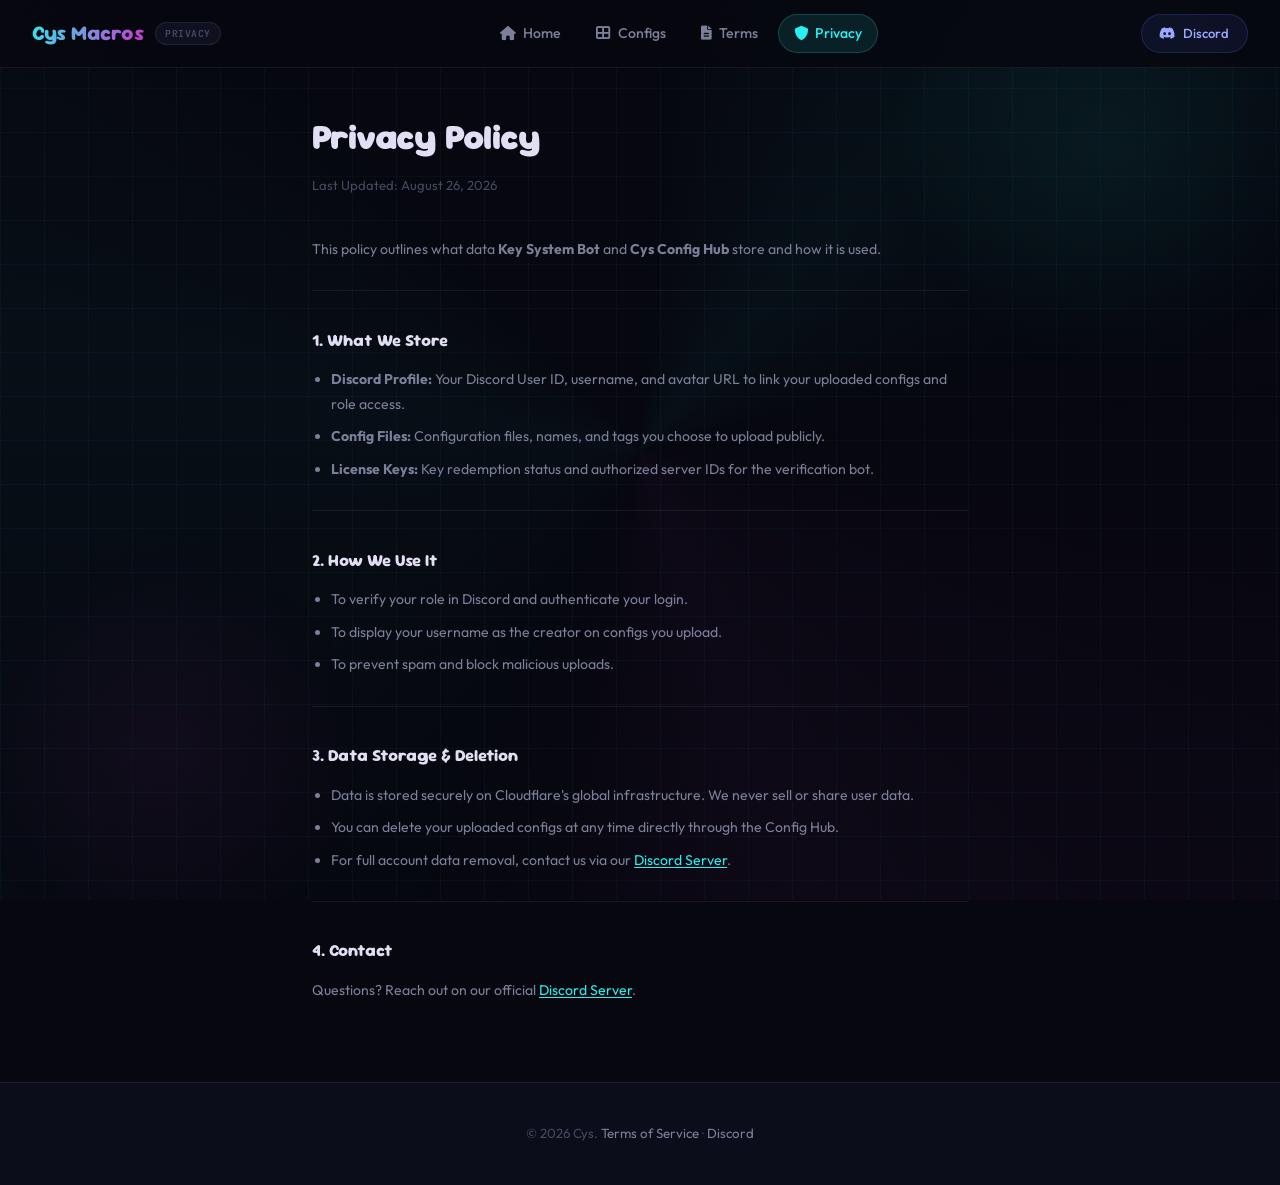
<file: privacy.html>
<!DOCTYPE html>
<html lang="en">
<head>
  <meta charset="UTF-8" />
  <meta name="viewport" content="width=device-width, initial-scale=1.0" />
  <meta name="description" content="Privacy Policy for Key System Bot and Cys Config Hub." />
  <title>Privacy Policy | Cys</title>
  <link rel="preconnect" href="https://fonts.googleapis.com" />
  <link rel="preconnect" href="https://fonts.gstatic.com" crossorigin />
  <link rel="stylesheet" href="https://fonts.googleapis.com/css2?family=Sour+Gummy:ital,wght@0,100..900;1,100..900&family=Outfit:wght@300;400;500;600;700&family=JetBrains+Mono:wght@400;700&display=swap" />
  <link rel="stylesheet" href="https://cdnjs.cloudflare.com/ajax/libs/font-awesome/6.0.0/css/all.min.css" />
  <link rel="stylesheet" href="configs/style.css" />
  <link rel="icon" type="image/x-icon" href="assets/cyslogo.png" />
</head>
<body class="legal-page">

  <div class="bg-wrap" aria-hidden="true">
    <div class="bg-grid"></div>
    <div class="bg-aurora"></div>
    <div class="bg-orb bg-orb-1"></div>
    <div class="bg-orb bg-orb-2"></div>
  </div>

  <nav class="ch-nav">
    <div class="ch-nav-inner">
      <a href="index.html" class="ch-nav-logo">
        <span class="logo-gradient">Cys Macros</span>
        <span class="logo-tag">privacy</span>
      </a>
      <div class="ch-nav-links">
        <a href="index.html"><i class="fas fa-home"></i> Home</a>
        <a href="configs/"><i class="fas fa-th-large"></i> Configs</a>
        <a href="terms.html"><i class="fas fa-file-alt"></i> Terms</a>
        <a href="privacy.html" class="active"><i class="fas fa-shield-alt"></i> Privacy</a>
      </div>
      <div class="ch-nav-right">
        <a href="https://discord.gg/cys" target="_blank" rel="noopener" class="btn-login" style="font-size:0.82rem;">
          <i class="fab fa-discord"></i>
          Discord
        </a>
      </div>
    </div>
  </nav>

  <div class="legal-content">
    <h1>Privacy Policy</h1>
    <p class="legal-updated">Last Updated: August 26, 2026</p>

    <p>This policy outlines what data <strong>Key System Bot</strong> and <strong>Cys Config Hub</strong> store and how it is used.</p>

    <hr />

    <h3>1. What We Store</h3>
    <ul>
      <li><strong>Discord Profile:</strong> Your Discord User ID, username, and avatar URL to link your uploaded configs and role access.</li>
      <li><strong>Config Files:</strong> Configuration files, names, and tags you choose to upload publicly.</li>
      <li><strong>License Keys:</strong> Key redemption status and authorized server IDs for the verification bot.</li>
    </ul>

    <hr />

    <h3>2. How We Use It</h3>
    <ul>
      <li>To verify your role in Discord and authenticate your login.</li>
      <li>To display your username as the creator on configs you upload.</li>
      <li>To prevent spam and block malicious uploads.</li>
    </ul>

    <hr />

    <h3>3. Data Storage &amp; Deletion</h3>
    <ul>
      <li>Data is stored securely on Cloudflare's global infrastructure. We never sell or share user data.</li>
      <li>You can delete your uploaded configs at any time directly through the Config Hub.</li>
      <li>For full account data removal, contact us via our <a href="https://discord.gg/cys" target="_blank" rel="noopener">Discord Server</a>.</li>
    </ul>

    <hr />

    <h3>4. Contact</h3>
    <p>Questions? Reach out on our official <a href="https://discord.gg/cys" target="_blank" rel="noopener">Discord Server</a>.</p>
  </div>

  <footer class="ch-footer">
    <p>&copy; 2026 Cys. <a href="/terms.html">Terms of Service</a> · <a href="https://discord.gg/cys" target="_blank" rel="noopener">Discord</a></p>
  </footer>

</body>
</html>
</file>
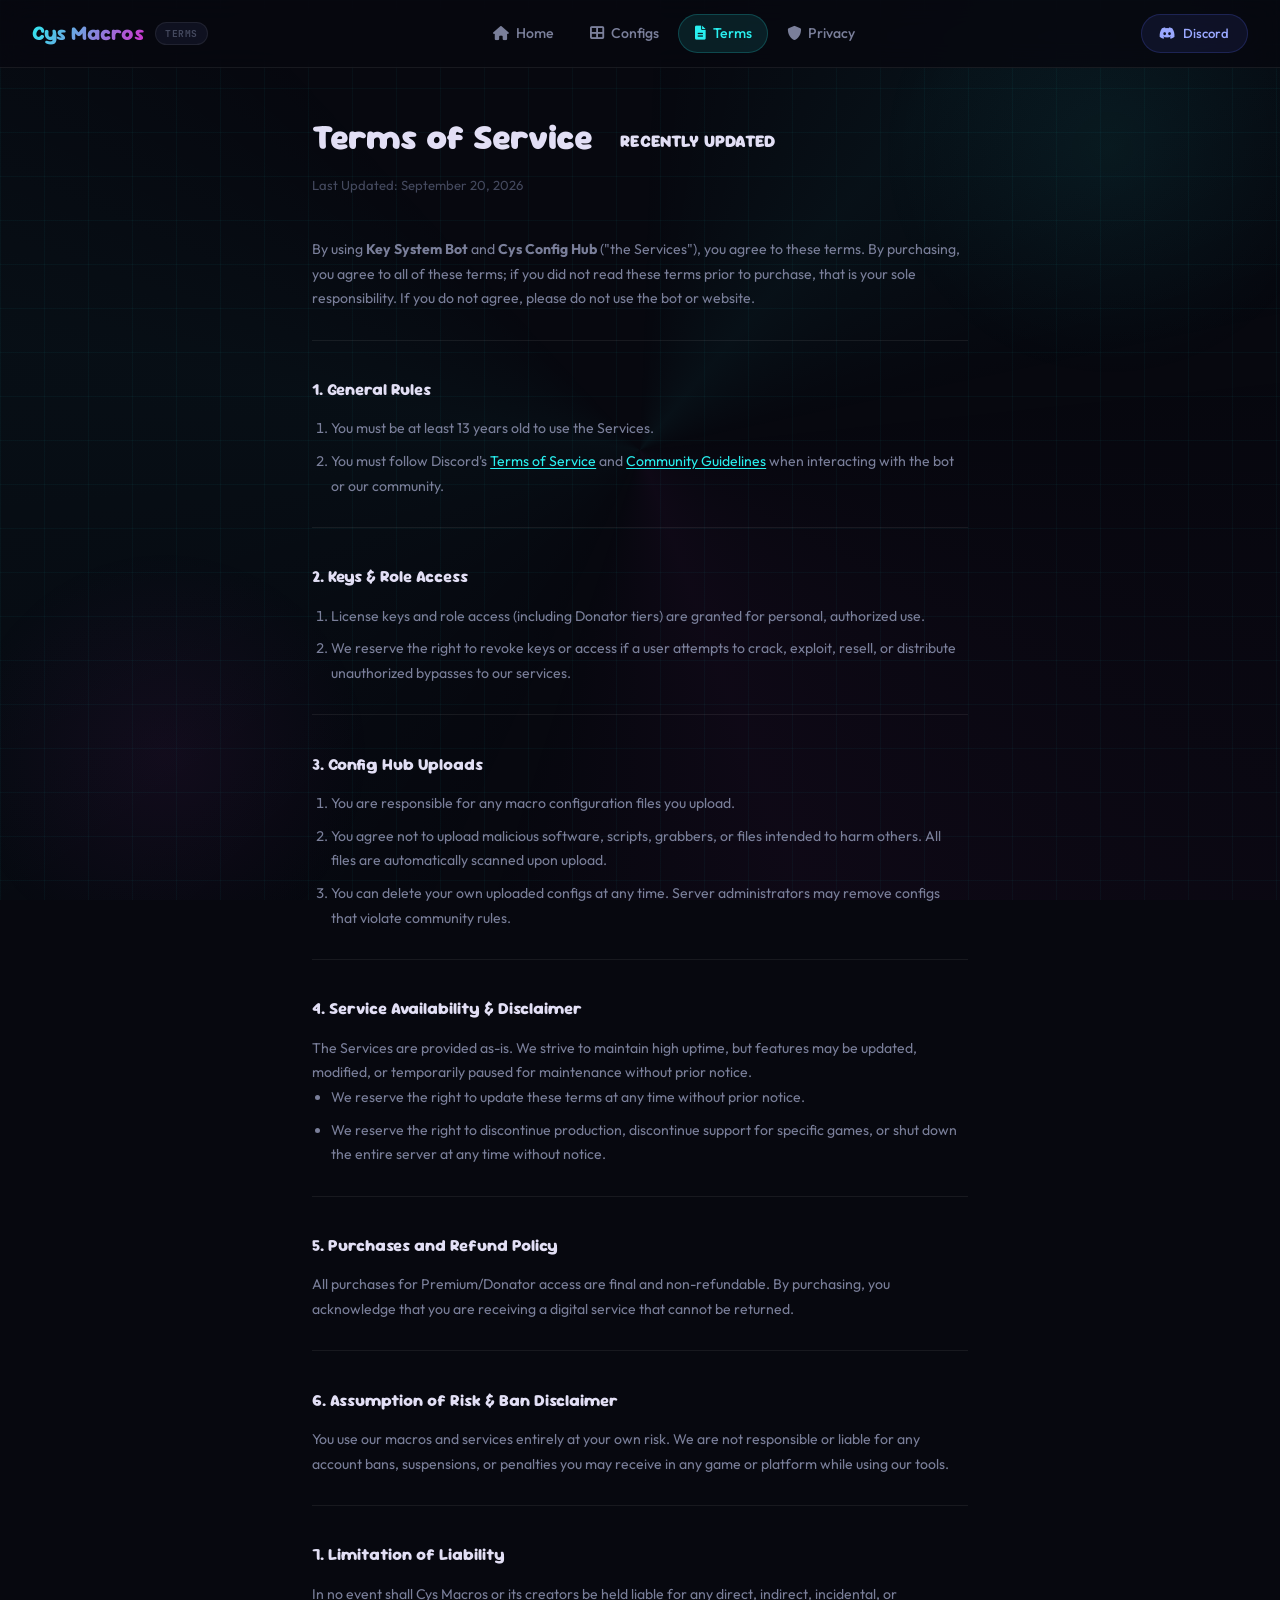
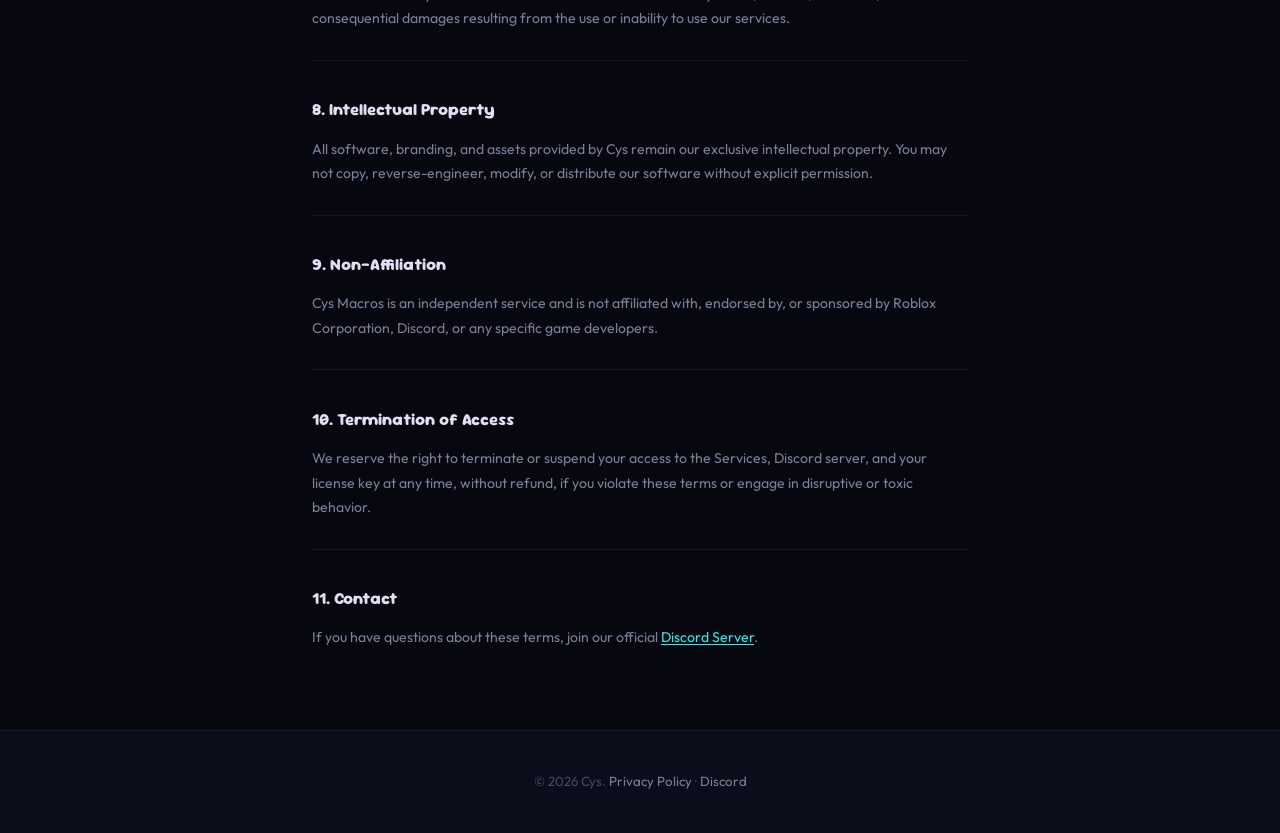
<file: terms.html>
<!DOCTYPE html>
<html lang="en">
<head>
  <meta charset="UTF-8" />
  <meta name="viewport" content="width=device-width, initial-scale=1.0" />
  <meta name="description" content="Terms of Service for Key System Bot and Cys Config Hub." />
  <title>Terms of Service | Cys</title>
  <link rel="preconnect" href="https://fonts.googleapis.com" />
  <link rel="preconnect" href="https://fonts.gstatic.com" crossorigin />
  <link rel="stylesheet" href="https://fonts.googleapis.com/css2?family=Sour+Gummy:ital,wght@0,100..900;1,100..900&family=Outfit:wght@300;400;500;600;700&family=JetBrains+Mono:wght@400;700&display=swap" />
  <link rel="stylesheet" href="https://cdnjs.cloudflare.com/ajax/libs/font-awesome/6.0.0/css/all.min.css" />
  <link rel="stylesheet" href="configs/style.css" />
  <link rel="icon" type="image/x-icon" href="assets/cyslogo.png" />
</head>
<body class="legal-page">

  <div class="bg-wrap" aria-hidden="true">
    <div class="bg-grid"></div>
    <div class="bg-aurora"></div>
    <div class="bg-orb bg-orb-1"></div>
    <div class="bg-orb bg-orb-2"></div>
  </div>

  <nav class="ch-nav">
    <div class="ch-nav-inner">
      <a href="index.html" class="ch-nav-logo">
        <span class="logo-gradient">Cys Macros</span>
        <span class="logo-tag">terms</span>
      </a>
      <div class="ch-nav-links">
        <a href="index.html"><i class="fas fa-home"></i> Home</a>
        <a href="configs/"><i class="fas fa-th-large"></i> Configs</a>
        <a href="terms.html" class="active"><i class="fas fa-file-alt"></i> Terms</a>
        <a href="privacy.html"><i class="fas fa-shield-alt"></i> Privacy</a>
      </div>
      <div class="ch-nav-right">
        <a href="https://discord.gg/cys" target="_blank" rel="noopener" class="btn-login" style="font-size:0.82rem;">
          <i class="fab fa-discord"></i>
          Discord
        </a>
      </div>
    </div>
  </nav>

  <div class="legal-content">
    <h1>Terms of Service <span style="color: var(--pink); font-size: 0.5em; vertical-align: middle; padding: 2px 8px; border: 1px solid var(--pink); border-radius: 8px; margin-left: 10px;">RECENTLY UPDATED</span></h1>
    <p class="legal-updated">Last Updated: September 20, 2026</p>

    <p>By using <strong>Key System Bot</strong> and <strong>Cys Config Hub</strong> ("the Services"), you agree to these terms. By purchasing, you agree to all of these terms; if you did not read these terms prior to purchase, that is your sole responsibility. If you do not agree, please do not use the bot or website.</p>

    <hr />

    <h3>1. General Rules</h3>
    <ol>
      <li>You must be at least 13 years old to use the Services.</li>
      <li>You must follow Discord's <a href="https://discord.com/terms" target="_blank" rel="noopener">Terms of Service</a> and <a href="https://discord.com/guidelines" target="_blank" rel="noopener">Community Guidelines</a> when interacting with the bot or our community.</li>
    </ol>

    <hr />

    <h3>2. Keys &amp; Role Access</h3>
    <ol>
      <li>License keys and role access (including Donator tiers) are granted for personal, authorized use.</li>
      <li>We reserve the right to revoke keys or access if a user attempts to crack, exploit, resell, or distribute unauthorized bypasses to our services.</li>
    </ol>

    <hr />

    <h3>3. Config Hub Uploads</h3>
    <ol>
      <li>You are responsible for any macro configuration files you upload.</li>
      <li>You agree not to upload malicious software, scripts, grabbers, or files intended to harm others. All files are automatically scanned upon upload.</li>
      <li>You can delete your own uploaded configs at any time. Server administrators may remove configs that violate community rules.</li>
    </ol>

    <hr />

    <h3>4. Service Availability &amp; Disclaimer</h3>
    <p>The Services are provided as-is. We strive to maintain high uptime, but features may be updated, modified, or temporarily paused for maintenance without prior notice.</p>
    <ul>
      <li>We reserve the right to update these terms at any time without prior notice.</li>
      <li>We reserve the right to discontinue production, discontinue support for specific games, or shut down the entire server at any time without notice.</li>
    </ul>

    <hr />

    <h3>5. Purchases and Refund Policy</h3>
    <p>All purchases for Premium/Donator access are final and non-refundable. By purchasing, you acknowledge that you are receiving a digital service that cannot be returned.</p>

    <hr />

    <h3>6. Assumption of Risk &amp; Ban Disclaimer</h3>
    <p>You use our macros and services entirely at your own risk. We are not responsible or liable for any account bans, suspensions, or penalties you may receive in any game or platform while using our tools.</p>

    <hr />

    <h3>7. Limitation of Liability</h3>
    <p>In no event shall Cys Macros or its creators be held liable for any direct, indirect, incidental, or consequential damages resulting from the use or inability to use our services.</p>

    <hr />

    <h3>8. Intellectual Property</h3>
    <p>All software, branding, and assets provided by Cys remain our exclusive intellectual property. You may not copy, reverse-engineer, modify, or distribute our software without explicit permission.</p>

    <hr />

    <h3>9. Non-Affiliation</h3>
    <p>Cys Macros is an independent service and is not affiliated with, endorsed by, or sponsored by Roblox Corporation, Discord, or any specific game developers.</p>

    <hr />

    <h3>10. Termination of Access</h3>
    <p>We reserve the right to terminate or suspend your access to the Services, Discord server, and your license key at any time, without refund, if you violate these terms or engage in disruptive or toxic behavior.</p>

    <hr />

    <h3>11. Contact</h3>
    <p>If you have questions about these terms, join our official <a href="https://discord.gg/cys" target="_blank" rel="noopener">Discord Server</a>.</p>
  </div>

  <footer class="ch-footer">
    <p>&copy; 2026 Cys. <a href="/privacy.html">Privacy Policy</a> · <a href="https://discord.gg/cys" target="_blank" rel="noopener">Discord</a></p>
  </footer>

</body>
</html>
</file>
<file: configs/style.css>
/* ============================================
   CONFIG HUB — MATCHING CYS MACROS DESIGN
   Uses the same tokens, fonts, and patterns
   as the main site style.css
   ============================================ */

@import url('https://fonts.googleapis.com/css2?family=Sour+Gummy:ital,wght@0,100..900;1,100..900&family=Outfit:wght@300;400;500;600;700&family=JetBrains+Mono:wght@400;700&display=swap');

:root {
  --prim:        #29f0f0;
  --prim-dim:    rgba(41,240,240,0.1);
  --prim-border: rgba(41,240,240,0.2);
  --scnd:        #d42dcc;
  --scnd-dim:    rgba(212,45,204,0.1);
  --scnd-border: rgba(212,45,204,0.2);

  --bg:       #07080f;
  --surf:     #0b0d1a;
  --surf-2:   #0f1120;
  --surf-3:   #141729;

  --border:   rgba(255,255,255,0.07);
  --border-2: rgba(255,255,255,0.13);

  --text:   #e2dff5;
  --text-2: #7a7f9a;
  --text-3: #44495e;

  --green:  #3dffa0;
  --danger: #ef4444;
  --danger-dim: rgba(239,68,68,0.1);
  --danger-border: rgba(239,68,68,0.2);

  --font-d: 'Sour Gummy', sans-serif;
  --font-b: 'Outfit', sans-serif;
  --font-m: 'JetBrains Mono', monospace;

  --r-sm: 6px;
  --r-md: 10px;
  --r-lg: 16px;
  --r-xl: 22px;
  --pill: 9999px;

  --nav-height: 60px;
}

*, *::before, *::after { margin: 0; padding: 0; box-sizing: border-box; }
html { scroll-behavior: smooth; }
body { font-family: var(--font-b); background: var(--bg); color: var(--text); line-height: 1.65; overflow-x: hidden; }
img { display: block; max-width: 100%; }
a { text-decoration: none; color: inherit; }
button { background: none; border: none; cursor: pointer; font-family: inherit; }

/* SCROLLBAR */
::-webkit-scrollbar { width: 5px; }
::-webkit-scrollbar-track { background: var(--bg); }
::-webkit-scrollbar-thumb { background: rgba(41,240,240,0.18); border-radius: 3px; }
::-webkit-scrollbar-thumb:hover { background: rgba(41,240,240,0.35); }

::selection { background: rgba(41,240,240,0.2); color: var(--prim); }

/* ============================================
   SCROLL PROGRESS
   ============================================ */
.scroll-progress {
  position: fixed; top: 0; left: 0;
  height: 2px; width: 0%;
  background: linear-gradient(90deg, var(--prim), var(--scnd));
  z-index: 9999;
  transition: width 0.08s linear;
}

/* ============================================
   BACKGROUND
   ============================================ */
/* BACKGROUND - GPU Accelerated & Battery Optimized */
.bg-wrap {
  position: fixed; inset: 0;
  z-index: -1; overflow: hidden; pointer-events: none;
  contain: strict;
  transform: translateZ(0);
  backface-visibility: hidden;
}

.bg-grid {
  position: absolute; inset: 0;
  background-image:
    linear-gradient(rgba(41,240,240,0.04) 1px, transparent 1px),
    linear-gradient(90deg, rgba(41,240,240,0.04) 1px, transparent 1px);
  background-size: 44px 44px;
  pointer-events: none;
}

.bg-aurora {
  position: absolute;
  inset: -60%;
  border-radius: 50%;
  background: conic-gradient(
    from 0deg,
    transparent 0deg,
    rgba(41,240,240,0.04) 40deg,
    transparent 80deg,
    rgba(212,45,204,0.04) 160deg,
    transparent 200deg,
    rgba(41,240,240,0.03) 280deg,
    transparent 320deg
  );
  will-change: transform;
  transform: translateZ(0);
  animation: aurora-spin 60s linear infinite;
}
@keyframes aurora-spin { to { transform: rotate(360deg) translateZ(0); } }

.bg-orb {
  position: absolute;
  border-radius: 50%;
  will-change: transform;
  transform: translateZ(0);
  animation: orb-drift 22s ease-in-out infinite alternate;
}
.bg-orb-1 {
  width: 500px; height: 500px;
  background: radial-gradient(circle, rgba(41,240,240,0.06) 0%, transparent 65%);
  top: -100px; right: -80px;
}
.bg-orb-2 {
  width: 450px; height: 450px;
  background: radial-gradient(circle, rgba(212,45,204,0.06) 0%, transparent 65%);
  bottom: -80px; left: -60px;
  animation-delay: -11s; animation-direction: alternate-reverse;
}
@keyframes orb-drift {
  0%   { transform: translate3d(0, 0, 0); }
  100% { transform: translate3d(30px, 25px, 0); }
}

@media (prefers-reduced-motion: reduce) {
  .bg-aurora, .bg-orb {
    animation: none !important;
  }
}

/* ============================================
   NAVBAR
   ============================================ */
.ch-nav {
  position: fixed; top: 0; left: 0; right: 0;
  z-index: 1000;
  padding: 0.85rem 0;
  background: rgba(7,8,15,0.82);
  backdrop-filter: blur(14px);
  -webkit-backdrop-filter: blur(14px);
  border-bottom: 1px solid var(--border);
  transition: background 0.3s, border-color 0.3s;
}

.ch-nav-inner {
  max-width: 1300px; margin: 0 auto;
  padding: 0 2rem;
  display: flex; align-items: center; justify-content: space-between; gap: 1rem;
}

.ch-nav-logo {
  display: flex; align-items: center; gap: 0.7rem;
  font-family: var(--font-d); font-size: 1.3rem; font-weight: 800;
  color: var(--text); white-space: nowrap;
}
.ch-nav-logo .logo-gradient {
  background: linear-gradient(120deg, var(--prim), var(--scnd));
  -webkit-background-clip: text; background-clip: text; color: transparent;
}
.ch-nav-logo .logo-tag {
  font-family: var(--font-m); font-size: 0.6rem; font-weight: 700;
  color: var(--text-3);
  background: var(--surf-2);
  padding: 0.15rem 0.55rem;
  border-radius: var(--pill);
  border: 1px solid var(--border);
  letter-spacing: 0.06em;
  text-transform: uppercase;
}

.ch-nav-links { display: flex; align-items: center; gap: 0.2rem; }

.ch-nav-links a {
  display: flex; align-items: center; gap: 0.45rem;
  padding: 0.45rem 0.95rem;
  border-radius: var(--pill);
  color: var(--text-2); font-size: 0.88rem; font-weight: 500;
  transition: color 0.2s, background 0.2s;
  border: 1px solid transparent;
}
.ch-nav-links a:hover { color: var(--text); background: rgba(255,255,255,0.05); }
.ch-nav-links a.active { color: var(--prim); background: var(--prim-dim); border-color: var(--prim-border); }

.ch-nav-right { display: flex; align-items: center; gap: 0.75rem; }

/* Login button — Discord style matching main site */
.btn-login {
  display: flex; align-items: center; gap: 0.5rem;
  padding: 0.5rem 1.1rem;
  background: rgba(88,101,242,0.1); border: 1px solid rgba(88,101,242,0.22);
  border-radius: var(--pill);
  color: #9aa8ff; font-size: 0.88rem; font-weight: 500;
  transition: background 0.2s, color 0.2s;
}
.btn-login:hover { background: rgba(88,101,242,0.2); color: #fff; }
.btn-login svg { flex-shrink: 0; }

/* User avatar pill */
.ch-nav-user {
  display: flex; align-items: center; gap: 0.6rem;
  padding: 0.3rem 0.9rem 0.3rem 0.3rem;
  border-radius: var(--pill);
  background: var(--surf-2); border: 1px solid var(--border);
  transition: border-color 0.2s, background 0.2s;
}
.ch-nav-user:hover { border-color: var(--border-2); background: var(--surf-3); }
.ch-nav-user img { width: 28px; height: 28px; border-radius: 50%; }
.ch-nav-user span { font-size: 0.85rem; font-weight: 500; color: var(--text); }

.user-role-badge {
  font-size: 0.65rem !important;
  font-weight: 700 !important;
  text-transform: uppercase;
  letter-spacing: 0.05em;
  padding: 0.15rem 0.5rem;
  border-radius: var(--pill);
  display: inline-flex;
  align-items: center;
  gap: 0.25rem;
}
.user-role-badge.owner {
  background: linear-gradient(135deg, rgba(255, 50, 50, 0.25), rgba(255, 200, 0, 0.25));
  border: 1px solid rgba(255, 180, 0, 0.65);
  color: #ffb703;
  text-shadow: 0 0 10px rgba(255, 180, 0, 0.6);
  box-shadow: 0 0 14px rgba(255, 90, 0, 0.35);
  font-weight: 800;
  letter-spacing: 0.6px;
  animation: owner-glow-pulse 2.5s infinite alternate ease-in-out;
}
@keyframes owner-glow-pulse {
  0% { box-shadow: 0 0 10px rgba(255, 80, 0, 0.3); }
  100% { box-shadow: 0 0 20px rgba(255, 190, 0, 0.6); }
}
.user-role-badge.admin {
  background: linear-gradient(135deg, rgba(255, 215, 0, 0.2), rgba(255, 140, 0, 0.2));
  border: 1px solid rgba(255, 215, 0, 0.6);
  color: #ffd700;
  box-shadow: 0 0 10px rgba(255, 215, 0, 0.2);
}
.user-role-badge.config-maker,
.user-role-badge.creator {
  background: linear-gradient(135deg, rgba(168, 85, 247, 0.2), rgba(192, 132, 252, 0.2));
  border: 1px solid rgba(192, 132, 252, 0.6);
  color: #c084fc;
  box-shadow: 0 0 10px rgba(192, 132, 252, 0.25);
}
.user-role-badge.premium {
  background: linear-gradient(135deg, rgba(41, 240, 240, 0.18), rgba(212, 45, 204, 0.18));
  border: 1px solid rgba(41, 240, 240, 0.5);
  color: var(--prim);
  box-shadow: 0 0 8px rgba(41, 240, 240, 0.2);
}
.user-role-badge.member {
  background: rgba(255, 255, 255, 0.05);
  border: 1px solid var(--border);
  color: var(--text-2);
}

.upload-role-notice {
  display: flex;
  align-items: center;
  gap: 0.5rem;
  padding: 0.65rem 0.9rem;
  border-radius: var(--r);
  font-size: 0.8rem;
  line-height: 1.4;
  margin-bottom: 1.25rem;
}
.upload-role-notice.admin {
  background: rgba(255, 215, 0, 0.08);
  border: 1px solid rgba(255, 215, 0, 0.3);
  color: #ffe066;
}
.upload-role-notice.config-maker,
.upload-role-notice.creator {
  background: rgba(168, 85, 247, 0.1);
  border: 1px solid rgba(168, 85, 247, 0.35);
  color: #d8b4fe;
}
.upload-role-notice.premium {
  background: rgba(41, 240, 240, 0.08);
  border: 1px solid rgba(41, 240, 240, 0.3);
  color: #a8f7f7;
}
.upload-role-notice.member {
  background: rgba(212, 45, 204, 0.08);
  border: 1px solid rgba(212, 45, 204, 0.3);
  color: #f7a8f0;
}
.upload-role-notice a {
  color: var(--prim);
  text-decoration: underline;
  font-weight: 600;
}

.ch-nav-toggle {
  display: none; padding: 0.45rem; color: var(--text-2); font-size: 1.15rem;
}

/* ============================================
   HERO SECTION
   ============================================ */
.ch-hero {
  min-height: 50vh;
  display: flex; flex-direction: column; align-items: center; justify-content: center;
  text-align: center; padding: 7.5rem 2rem 2.5rem;
  position: relative;
}

.ch-hero-badge {
  display: inline-flex; align-items: center; gap: 0.5rem;
  padding: 0.4rem 1.1rem;
  background: rgba(41, 240, 240, 0.08); border: 1px solid rgba(41, 240, 240, 0.35);
  border-radius: var(--pill);
  font-family: var(--font-m); font-size: 0.72rem; font-weight: 700;
  color: var(--prim); text-transform: uppercase; letter-spacing: 0.08em;
  margin-bottom: 1.5rem;
  box-shadow: 0 0 16px rgba(41, 240, 240, 0.15);
  animation: fadeSlideUp 0.5s ease forwards;
}

.ch-hero-badge .pulse-dot {
  width: 7px; height: 7px; border-radius: 50%;
  background: var(--prim);
  box-shadow: 0 0 8px var(--prim);
  animation: pulse 2s ease infinite;
}

.ch-hero h1 {
  font-family: var(--font-b), sans-serif;
  font-size: clamp(2.6rem, 7vw, 4.2rem);
  font-weight: 900; line-height: 1.05;
  color: #fff;
  letter-spacing: -0.02em;
  margin-bottom: 1rem;
  animation: fadeSlideUp 0.5s ease 0.1s both;
}
.ch-hero h1 .accent {
  background: linear-gradient(135deg, var(--prim) 0%, #38bdf8 50%, var(--scnd) 100%);
  -webkit-background-clip: text; background-clip: text; color: transparent;
  display: inline-block;
  text-shadow: 0 0 40px rgba(41, 240, 240, 0.25);
}

.ch-hero p {
  font-size: 1.05rem; color: var(--text-2); line-height: 1.6;
  max-width: 580px; margin: 0 auto 2rem;
  animation: fadeSlideUp 0.5s ease 0.2s both;
}

.ch-hero-stats {
  display: flex; align-items: center; justify-content: center;
  gap: 2.5rem; flex-wrap: wrap;
  padding: 1.25rem 2.5rem;
  background: linear-gradient(165deg, rgba(18, 23, 38, 0.8) 0%, rgba(10, 13, 24, 0.9) 100%);
  border: 1px solid rgba(255, 255, 255, 0.08);
  border-radius: var(--r-xl);
  backdrop-filter: blur(16px);
  -webkit-backdrop-filter: blur(16px);
  box-shadow: 0 16px 36px rgba(0, 0, 0, 0.4), 0 0 0 1px rgba(41, 240, 240, 0.08);
  animation: fadeSlideUp 0.5s ease 0.3s both;
}

.stat-sep { width: 1px; height: 38px; background: rgba(255, 255, 255, 0.1); }
.ch-hero-stat { text-align: center; }
.ch-hero-stat .stat-num {
  font-family: var(--font-m); font-size: 2rem; font-weight: 800;
  background: linear-gradient(135deg, #fff, var(--prim));
  -webkit-background-clip: text; background-clip: text; color: transparent;
  line-height: 1; margin-bottom: 0.3rem;
}
.ch-hero-stat .stat-label {
  font-size: 0.7rem; font-weight: 700; letter-spacing: 0.1em;
  text-transform: uppercase; color: var(--text-3);
}

/* ============================================
   SEARCH & FILTER
   ============================================ */
.ch-search-wrap {
  max-width: 960px; margin: 0 auto 3rem;
  padding: 0 2rem;
  animation: fadeSlideUp 0.5s ease 0.4s both;
}

.ch-search-bar {
  display: flex; align-items: center; gap: 0.75rem;
  background: linear-gradient(165deg, rgba(18, 23, 38, 0.8) 0%, rgba(10, 13, 24, 0.9) 100%);
  border: 1px solid rgba(255, 255, 255, 0.09);
  border-radius: var(--pill);
  padding: 0.4rem 0.6rem;
  backdrop-filter: blur(16px);
  -webkit-backdrop-filter: blur(16px);
  box-shadow: 0 12px 30px rgba(0, 0, 0, 0.4);
  transition: all 0.25s ease;
}
.ch-search-bar:focus-within {
  border-color: var(--prim);
  box-shadow: 0 12px 30px rgba(0, 0, 0, 0.5), 0 0 20px rgba(41, 240, 240, 0.25);
}
.ch-search-bar svg { margin-left: 0.85rem; color: var(--prim); flex-shrink: 0; }
.ch-search-bar input {
  flex: 1; background: none; border: none; outline: none;
  font-size: 0.95rem; color: #fff; padding: 0.65rem 0;
  font-family: var(--font-b), sans-serif; font-weight: 500;
}
.ch-search-bar input::placeholder { color: var(--text-3); }

.ch-search-actions { display: flex; gap: 0.5rem; flex-shrink: 0; }

.btn-my-configs {
  display: flex; align-items: center; gap: 0.4rem;
  padding: 0.55rem 1.1rem;
  font-size: 0.82rem; font-weight: 600;
  color: var(--text-2); background: rgba(255, 255, 255, 0.04);
  border: 1px solid rgba(255, 255, 255, 0.1);
  border-radius: var(--pill);
  transition: all 0.2s ease;
}
.btn-my-configs:hover {
  color: #fff; border-color: rgba(255, 255, 255, 0.25);
  background: rgba(255, 255, 255, 0.08);
}

.btn-upload {
  display: flex; align-items: center; gap: 0.45rem;
  padding: 0.55rem 1.3rem;
  font-family: var(--font-b), sans-serif; font-size: 0.84rem; font-weight: 800;
  letter-spacing: 0.03em;
  color: #07080f; background: linear-gradient(135deg, var(--prim) 0%, #38bdf8 100%);
  border-radius: var(--pill);
  box-shadow: 0 4px 18px rgba(41, 240, 240, 0.35);
  transition: all 0.25s ease;
}
.btn-upload:hover {
  transform: translateY(-2px);
  box-shadow: 0 8px 26px rgba(41, 240, 240, 0.55);
}

/* Filter chips */
.ch-filters {
  display: flex; flex-wrap: wrap; gap: 0.5rem;
  margin-top: 1.25rem; justify-content: center;
}
.filter-chip {
  padding: 0.4rem 1rem;
  font-size: 0.8rem; font-weight: 600;
  color: var(--text-2); background: rgba(255, 255, 255, 0.03);
  border: 1px solid rgba(255, 255, 255, 0.07);
  border-radius: var(--pill);
  backdrop-filter: blur(8px);
  transition: all 0.2s ease; cursor: pointer;
}
.filter-chip:hover {
  border-color: rgba(255, 255, 255, 0.2);
  color: #fff;
  background: rgba(255, 255, 255, 0.06);
}
.filter-chip.active {
  color: #fff;
  background: linear-gradient(135deg, rgba(41, 240, 240, 0.18), rgba(56, 189, 248, 0.18));
  border-color: rgba(41, 240, 240, 0.55);
  box-shadow: 0 0 14px rgba(41, 240, 240, 0.2);
}

/* ============================================
   SECTION HEADERS
   ============================================ */
.ch-section {
  max-width: 1300px; margin: 0 auto;
  padding: 0 2rem 4rem;
}
.ch-section-header {
  display: flex; align-items: center; gap: 0.75rem;
  margin-bottom: 1.5rem;
}
.ch-section-header h2 {
  font-family: var(--font-d); font-size: 1.4rem; font-weight: 900;
  color: var(--text);
}
.ch-section-header .section-icon { font-size: 1.3rem; }
.ch-section-header .section-badge {
  font-family: var(--font-m); font-size: 0.62rem; font-weight: 700;
  color: var(--text-3);
  background: var(--surf-2); border: 1px solid var(--border);
  padding: 0.2rem 0.6rem; border-radius: var(--pill);
  letter-spacing: 0.06em; text-transform: uppercase;
}

/* ============================================
   TRENDING CARDS (MOST DOWNLOADED)
   ============================================ */
.trending-grid {
  display: grid;
  grid-template-columns: repeat(3, 1fr);
  gap: 1.25rem;
}

.trending-card {
  position: relative;
  background: linear-gradient(165deg, rgba(18, 23, 38, 0.75) 0%, rgba(10, 13, 24, 0.9) 100%);
  backdrop-filter: blur(16px);
  -webkit-backdrop-filter: blur(16px);
  border: 1px solid rgba(255, 255, 255, 0.08);
  border-radius: var(--r-xl);
  padding: 1.35rem 1.4rem;
  display: flex;
  flex-direction: column;
  justify-content: space-between;
  min-height: 160px;
  cursor: pointer;
  overflow: hidden;
  transition: transform 0.28s cubic-bezier(0.16, 1, 0.3, 1), box-shadow 0.28s ease, border-color 0.28s ease;
}

.trending-card-glow {
  position: absolute;
  top: 0; left: 0; right: 0; height: 3px;
  background: linear-gradient(90deg, transparent, var(--prim), transparent);
  opacity: 0.8;
  transition: opacity 0.3s ease;
}

.trending-card-1 {
  border-color: rgba(251, 191, 36, 0.25);
}
.trending-card-1 .trending-card-glow {
  background: linear-gradient(90deg, #fbbf24, #f59e0b, #fbbf24);
  box-shadow: 0 0 16px rgba(251, 191, 36, 0.6);
}
.trending-card-1:hover {
  border-color: rgba(251, 191, 36, 0.5);
  box-shadow: 0 16px 36px rgba(0, 0, 0, 0.6), 0 0 24px rgba(251, 191, 36, 0.2);
}

.trending-card-2 {
  border-color: rgba(56, 189, 248, 0.25);
}
.trending-card-2 .trending-card-glow {
  background: linear-gradient(90deg, #38bdf8, #0284c7, #38bdf8);
  box-shadow: 0 0 16px rgba(56, 189, 248, 0.5);
}
.trending-card-2:hover {
  border-color: rgba(56, 189, 248, 0.5);
  box-shadow: 0 16px 36px rgba(0, 0, 0, 0.6), 0 0 24px rgba(56, 189, 248, 0.2);
}

.trending-card-3 {
  border-color: rgba(244, 114, 182, 0.25);
}
.trending-card-3 .trending-card-glow {
  background: linear-gradient(90deg, #f472b6, #db2777, #f472b6);
  box-shadow: 0 0 16px rgba(244, 114, 182, 0.5);
}
.trending-card-3:hover {
  border-color: rgba(244, 114, 182, 0.5);
  box-shadow: 0 16px 36px rgba(0, 0, 0, 0.6), 0 0 24px rgba(244, 114, 182, 0.2);
}

.trending-card:hover {
  transform: translateY(-5px);
}

.trending-card-header {
  display: flex;
  align-items: center;
  justify-content: space-between;
  gap: 0.75rem;
  margin-bottom: 0.85rem;
}

.trending-badges-group {
  display: flex;
  align-items: center;
  gap: 0.4rem;
  flex-wrap: wrap;
}

.trending-mode-chip {
  font-family: var(--font-m);
  font-size: 0.65rem;
  font-weight: 700;
  color: var(--text-2);
  background: rgba(255, 255, 255, 0.05);
  border: 1px solid var(--border);
  padding: 0.15rem 0.5rem;
  border-radius: var(--pill);
  text-transform: uppercase;
}

.trending-rank-badge {
  display: inline-flex;
  align-items: center;
  gap: 0.35rem;
  font-family: var(--font-m);
  font-size: 0.68rem;
  font-weight: 800;
  padding: 0.22rem 0.65rem;
  border-radius: var(--pill);
  letter-spacing: 0.03em;
  white-space: nowrap;
}

.trending-rank-badge.rank-1 {
  background: linear-gradient(135deg, rgba(251, 191, 36, 0.2), rgba(245, 158, 11, 0.25));
  border: 1px solid rgba(251, 191, 36, 0.6);
  color: #fbbf24;
  box-shadow: 0 0 12px rgba(251, 191, 36, 0.25);
}

.trending-rank-badge.rank-2 {
  background: linear-gradient(135deg, rgba(56, 189, 248, 0.2), rgba(2, 132, 199, 0.25));
  border: 1px solid rgba(56, 189, 248, 0.6);
  color: #38bdf8;
  box-shadow: 0 0 12px rgba(56, 189, 248, 0.25);
}

.trending-rank-badge.rank-3 {
  background: linear-gradient(135deg, rgba(244, 114, 182, 0.2), rgba(219, 39, 119, 0.25));
  border: 1px solid rgba(244, 114, 182, 0.6);
  color: #f472b6;
  box-shadow: 0 0 12px rgba(244, 114, 182, 0.25);
}

.trending-card-body {
  margin-bottom: 1rem;
}

.trending-card-title-row {
  display: flex;
  align-items: center;
  justify-content: space-between;
  gap: 0.75rem;
}

.trending-title {
  font-family: var(--font-b), sans-serif;
  font-size: 1.05rem;
  font-weight: 700;
  color: #fff;
  line-height: 1.4;
  margin: 0;
  white-space: nowrap;
  overflow: hidden;
  text-overflow: ellipsis;
  flex: 1;
}

.trending-card-footer {
  display: flex;
  align-items: center;
  justify-content: space-between;
  padding-top: 0.85rem;
  border-top: 1px solid rgba(255, 255, 255, 0.06);
}

.trending-author {
  display: flex;
  align-items: center;
  gap: 0.5rem;
}

.trending-author img {
  width: 22px;
  height: 22px;
  border-radius: 50%;
  border: 1px solid rgba(255, 255, 255, 0.15);
  object-fit: cover;
}

.trending-author span {
  font-size: 0.78rem;
  color: var(--text-2);
  font-weight: 500;
}

.trending-stats {
  display: flex;
  align-items: center;
  gap: 0.5rem;
}

.stat-pill {
  display: inline-flex;
  align-items: center;
  gap: 0.3rem;
  font-family: var(--font-m);
  font-size: 0.72rem;
  font-weight: 700;
  padding: 0.2rem 0.55rem;
  border-radius: var(--pill);
  background: rgba(255, 255, 255, 0.04);
  border: 1px solid rgba(255, 255, 255, 0.07);
  color: var(--text-2);
}

.stat-pill.downloads {
  color: var(--prim);
  background: rgba(41, 240, 240, 0.08);
  border-color: rgba(41, 240, 240, 0.25);
}

.stat-pill.files {
  color: var(--text-3);
}

/* ============================================
   CONFIG CARDS (COMMUNITY FEED)
   ============================================ */
.configs-grid {
  display: grid;
  grid-template-columns: repeat(auto-fill, minmax(320px, 1fr));
  gap: 1.25rem;
}

.config-card {
  position: relative;
  background: linear-gradient(165deg, rgba(18, 23, 38, 0.75) 0%, rgba(10, 13, 24, 0.9) 100%);
  border: 1px solid rgba(255, 255, 255, 0.08);
  border-radius: var(--r-xl);
  padding: 1.35rem 1.4rem;
  display: flex;
  flex-direction: column;
  justify-content: space-between;
  backdrop-filter: blur(16px);
  -webkit-backdrop-filter: blur(16px);
  transition: transform 0.28s cubic-bezier(0.16, 1, 0.3, 1), box-shadow 0.28s ease, border-color 0.28s ease;
  cursor: pointer;
  overflow: hidden;
  animation: cardFadeIn 0.45s ease both;
}

.config-card:hover {
  transform: translateY(-5px);
  border-color: rgba(41, 240, 240, 0.4);
  box-shadow: 0 16px 36px rgba(0, 0, 0, 0.55), 0 0 24px rgba(41, 240, 240, 0.15);
}

.config-glow {
  position: absolute;
  top: 0; left: 0; right: 0; height: 3px;
  background: linear-gradient(90deg, transparent, var(--prim), var(--scnd), transparent);
  opacity: 0.35;
  transition: opacity 0.3s ease, box-shadow 0.3s ease;
}
.config-card:hover .config-glow {
  opacity: 1;
  box-shadow: 0 0 16px rgba(41, 240, 240, 0.6);
}

@keyframes cardFadeIn {
  from { opacity: 0; transform: translateY(16px); }
  to { opacity: 1; transform: translateY(0); }
}
.config-card:nth-child(1) { animation-delay: 0.04s; }
.config-card:nth-child(2) { animation-delay: 0.08s; }
.config-card:nth-child(3) { animation-delay: 0.12s; }
.config-card:nth-child(4) { animation-delay: 0.16s; }
.config-card:nth-child(5) { animation-delay: 0.2s; }
.config-card:nth-child(6) { animation-delay: 0.24s; }

.config-card-header {
  display: flex;
  align-items: center;
  justify-content: space-between;
  gap: 0.75rem;
  margin-bottom: 0.85rem;
}

.config-badges-row {
  display: flex;
  align-items: center;
  gap: 0.4rem;
  flex-wrap: wrap;
}

.config-card-body {
  flex: 1;
  margin-bottom: 1rem;
}

.config-card-title {
  font-family: var(--font-b), sans-serif;
  font-size: 1.05rem;
  font-weight: 700;
  color: #fff;
  line-height: 1.4;
  margin: 0 0 0.5rem 0;
  display: -webkit-box;
  -webkit-line-clamp: 2;
  -webkit-box-orient: vertical;
  overflow: hidden;
}

.share-code-badge {
  display: inline-flex;
  align-items: center;
  gap: 0.35rem;
  padding: 0.22rem 0.65rem;
  font-family: var(--font-m);
  font-size: 0.68rem;
  font-weight: 700;
  color: var(--prim);
  background: rgba(41, 240, 240, 0.08);
  border: 1px solid rgba(41, 240, 240, 0.3);
  border-radius: var(--pill);
  letter-spacing: 0.04em;
  flex-shrink: 0;
  transition: all 0.2s ease;
}
.share-code-badge:hover {
  background: rgba(41, 240, 240, 0.18);
  border-color: var(--prim);
  transform: scale(1.04);
}

.game-badge {
  display: inline-flex;
  align-items: center;
  gap: 0.3rem;
  padding: 0.22rem 0.7rem;
  font-family: var(--font-b), sans-serif;
  font-size: 0.72rem;
  font-weight: 700;
  color: var(--prim);
  background: rgba(41, 240, 240, 0.08);
  border: 1px solid rgba(41, 240, 240, 0.3);
  border-radius: var(--pill);
  letter-spacing: 0.02em;
}

.config-card-desc {
  font-size: 0.84rem;
  color: var(--text-2);
  line-height: 1.55;
  margin-bottom: 0.85rem;
  display: -webkit-box;
  -webkit-line-clamp: 2;
  -webkit-box-orient: vertical;
  overflow: hidden;
}

.config-card-tags {
  display: flex;
  flex-wrap: wrap;
  gap: 0.4rem;
  margin-bottom: 0.5rem;
}
.config-tag {
  padding: 0.18rem 0.6rem;
  font-family: var(--font-m);
  font-size: 0.64rem;
  font-weight: 700;
  color: var(--scnd);
  background: rgba(212, 45, 204, 0.08);
  border-radius: var(--pill);
  border: 1px solid rgba(212, 45, 204, 0.25);
  letter-spacing: 0.03em;
  text-transform: uppercase;
}

/* Config Card Time & Edit Metadata */
.config-time-meta {
  display: flex;
  align-items: center;
  gap: 0.4rem;
  flex-wrap: wrap;
  margin-top: 0.55rem;
  padding-top: 0.5rem;
  border-top: 1px dashed rgba(255, 255, 255, 0.06);
}

.trending-time-meta {
  display: flex;
  align-items: center;
  gap: 0.35rem;
  flex-wrap: wrap;
  margin-top: 0.45rem;
}

.time-badge {
  display: inline-flex;
  align-items: center;
  gap: 0.3rem;
  font-family: var(--font-m);
  font-size: 0.64rem;
  font-weight: 600;
  color: var(--text-3);
  background: rgba(255, 255, 255, 0.03);
  border: 1px solid rgba(255, 255, 255, 0.07);
  padding: 0.16rem 0.52rem;
  border-radius: var(--pill);
  letter-spacing: 0.02em;
  transition: all 0.2s ease;
  white-space: nowrap;
}
.time-badge:hover {
  color: var(--text-2);
  border-color: rgba(255, 255, 255, 0.16);
  background: rgba(255, 255, 255, 0.06);
}

.time-badge.upload-time i {
  color: #38bdf8;
  font-size: 0.62rem;
}

.time-badge.edited-time {
  color: #c084fc;
  background: rgba(168, 85, 247, 0.08);
  border-color: rgba(168, 85, 247, 0.28);
}
.time-badge.edited-time i {
  color: #c084fc;
  font-size: 0.6rem;
}
.time-badge.edited-time:hover {
  background: rgba(168, 85, 247, 0.16);
  border-color: rgba(168, 85, 247, 0.45);
  color: #e9d5ff;
}

.config-card-footer {
  display: flex;
  align-items: center;
  justify-content: space-between;
  padding-top: 0.85rem;
  border-top: 1px solid rgba(255, 255, 255, 0.06);
  margin-top: auto;
  gap: 0.75rem;
}

.config-author {
  display: inline-flex;
  align-items: center;
  gap: 0.5rem;
  min-width: 0;
  flex: 1;
}

.config-author img {
  width: 24px;
  height: 24px;
  border-radius: 50%;
  border: 1px solid rgba(255, 255, 255, 0.15);
  object-fit: cover;
  flex-shrink: 0;
}

.config-author .author-name {
  font-size: 0.8rem;
  color: var(--text);
  font-weight: 600;
  white-space: nowrap;
  overflow: hidden;
  text-overflow: ellipsis;
}

.author-badge {
  display: inline-flex;
  align-items: center;
  gap: 0.25rem;
  font-family: var(--font-m);
  font-size: 0.58rem;
  font-weight: 800;
  padding: 0.12rem 0.45rem;
  border-radius: var(--pill);
  letter-spacing: 0.04em;
  text-transform: uppercase;
  white-space: nowrap;
  flex-shrink: 0;
}
.author-badge.badge-owner {
  color: #ffb703;
  background: linear-gradient(135deg, rgba(255, 50, 50, 0.2), rgba(255, 200, 0, 0.2));
  border: 1px solid rgba(255, 180, 0, 0.5);
  box-shadow: 0 0 8px rgba(255, 90, 0, 0.25);
}
.author-badge.badge-admin {
  color: #ffd700;
  background: rgba(255, 215, 0, 0.12);
  border: 1px solid rgba(255, 215, 0, 0.35);
}
.author-badge.badge-creator {
  color: #c084fc;
  background: rgba(192, 132, 252, 0.12);
  border: 1px solid rgba(192, 132, 252, 0.35);
}
.author-badge.badge-donator {
  color: var(--prim);
  background: rgba(41, 240, 240, 0.1);
  border: 1px solid rgba(41, 240, 240, 0.3);
}

.config-stats {
  display: inline-flex;
  align-items: center;
  gap: 0.4rem;
  flex-shrink: 0;
}

.btn-card-fav,
.btn-like {
  display: inline-flex;
  align-items: center;
  gap: 0.3rem;
  background: rgba(255, 255, 255, 0.04);
  border: 1px solid rgba(255, 255, 255, 0.08);
  color: var(--text-3);
  padding: 0.22rem 0.55rem;
  border-radius: var(--pill);
  font-family: var(--font-m);
  font-size: 0.72rem;
  font-weight: 700;
  cursor: pointer;
  transition: all 0.2s ease;
}
.btn-card-fav:hover,
.btn-like:hover {
  background: rgba(255, 255, 255, 0.09);
  color: var(--text);
  border-color: rgba(255, 255, 255, 0.2);
}
.btn-card-fav.favorited {
  color: #fbbf24;
  background: rgba(251, 191, 36, 0.12);
  border-color: rgba(251, 191, 36, 0.4);
}
.btn-like.liked {
  color: #f43f5e;
  background: rgba(244, 63, 94, 0.12);
  border-color: rgba(244, 63, 94, 0.4);
}

.btn-like-detail {
  display: inline-flex;
  align-items: center;
  gap: 0.45rem;
  padding: 0.6rem 1.1rem;
  border-radius: var(--pill);
  font-size: 0.85rem;
  font-weight: 600;
  color: #ff4d6d;
  background: rgba(255, 77, 109, 0.1);
  border: 1px solid rgba(255, 77, 109, 0.35);
  cursor: pointer;
  transition: all 0.2s;
}
.btn-like-detail:hover, .btn-like-detail.liked {
  background: #ff4d6d;
  color: #fff;
  box-shadow: 0 0 15px rgba(255, 77, 109, 0.4);
}

.btn-card-fav {
  display: inline-flex;
  align-items: center;
  justify-content: center;
  background: transparent;
  border: 1px solid transparent;
  color: var(--text-3);
  padding: 0.2rem 0.4rem;
  border-radius: var(--pill);
  font-size: 0.75rem;
  cursor: pointer;
  transition: all 0.2s cubic-bezier(0.16, 1, 0.3, 1);
}
.btn-card-fav:hover {
  color: #ffd700;
  background: rgba(255, 215, 0, 0.12);
  border-color: rgba(255, 215, 0, 0.35);
  transform: scale(1.15);
}
.btn-card-fav.favorited {
  color: #ffd700;
  background: rgba(255, 215, 0, 0.18);
  border-color: rgba(255, 215, 0, 0.45);
  box-shadow: 0 0 10px rgba(255, 215, 0, 0.35);
}

.btn-fav-detail {
  display: inline-flex;
  align-items: center;
  gap: 0.45rem;
  padding: 0.6rem 1.1rem;
  border-radius: var(--pill);
  font-size: 0.85rem;
  font-weight: 600;
  color: #ffd700;
  background: rgba(255, 215, 0, 0.1);
  border: 1px solid rgba(255, 215, 0, 0.35);
  cursor: pointer;
  transition: all 0.2s;
}
.btn-fav-detail:hover, .btn-fav-detail.favorited {
  background: #ffd700;
  color: #0b0f19;
  font-weight: 700;
  box-shadow: 0 0 18px rgba(255, 215, 0, 0.45);
}

.filter-chip.chip-favorites {
  border-color: rgba(255, 215, 0, 0.3);
  color: #ffd700;
}
.filter-chip.chip-favorites:hover, .filter-chip.chip-favorites.active {
  background: #ffd700;
  color: #0b0f19;
  border-color: #ffd700;
  box-shadow: 0 0 14px rgba(255, 215, 0, 0.35);
}

/* ============================================
   MODALS (PREMIUM CYBERPUNK GLASS)
   ============================================ */
.modal-overlay {
  position: fixed; inset: 0; z-index: 2000;
  display: none; align-items: center; justify-content: center; padding: 1.5rem;
  background: rgba(4, 7, 15, 0.85);
  backdrop-filter: blur(12px);
  -webkit-backdrop-filter: blur(12px);
}
.modal-overlay.visible,
.modal-overlay.active { display: flex; }

.modal-box {
  position: relative; max-width: 580px; width: 100%;
  max-height: 90vh; overflow-y: auto;
  padding: 2rem;
  background: linear-gradient(165deg, rgba(18, 24, 40, 0.95) 0%, rgba(9, 13, 24, 0.98) 100%);
  border: 1px solid rgba(255, 255, 255, 0.1);
  border-radius: var(--r-xl);
  box-shadow: 0 28px 70px rgba(0, 0, 0, 0.8), 0 0 40px rgba(41, 240, 240, 0.1);
  animation: modal-pop 0.28s cubic-bezier(0.16, 1, 0.3, 1);
  z-index: 1;
}

.modal-box.detail-modal-box {
  max-width: 680px;
}

@keyframes modal-pop {
  from { opacity: 0; transform: scale(0.94) translateY(16px); }
  to { opacity: 1; transform: scale(1) translateY(0); }
}

.modal-box::-webkit-scrollbar { width: 5px; }
.modal-box::-webkit-scrollbar-thumb { background: rgba(41, 240, 240, 0.25); border-radius: 4px; }

.modal-header {
  display: flex; align-items: flex-start; justify-content: space-between;
  gap: 1rem;
  margin-bottom: 1.5rem;
}

.detail-header-left {
  flex: 1;
  min-width: 0;
}

.detail-badge-group {
  display: flex;
  align-items: center;
  gap: 0.45rem;
  margin-bottom: 0.5rem;
  flex-wrap: wrap;
}

.detail-mode-badge {
  font-family: var(--font-m);
  font-size: 0.68rem;
  font-weight: 700;
  color: #38bdf8;
  background: rgba(56, 189, 248, 0.12);
  border: 1px solid rgba(56, 189, 248, 0.35);
  padding: 0.2rem 0.65rem;
  border-radius: var(--pill);
  text-transform: uppercase;
}

.detail-time-chip {
  display: inline-flex;
  align-items: center;
  gap: 0.35rem;
  font-family: var(--font-m);
  font-size: 0.68rem;
  font-weight: 600;
  color: var(--text-2);
  background: rgba(255, 255, 255, 0.04);
  border: 1px solid rgba(255, 255, 255, 0.09);
  padding: 0.2rem 0.65rem;
  border-radius: var(--pill);
  letter-spacing: 0.02em;
}
.detail-time-chip i {
  color: #38bdf8;
  font-size: 0.65rem;
}
.detail-time-chip.edited {
  color: #c084fc;
  background: rgba(168, 85, 247, 0.09);
  border-color: rgba(168, 85, 247, 0.3);
}
.detail-time-chip.edited i {
  color: #c084fc;
  font-size: 0.62rem;
}

.detail-main-title {
  font-family: var(--font-b), sans-serif;
  font-size: 1.45rem;
  font-weight: 800;
  color: #fff;
  line-height: 1.3;
  margin: 0;
  word-break: break-word;
}

.detail-header-right {
  display: flex;
  align-items: center;
  gap: 0.5rem;
  flex-shrink: 0;
}

.modal-close {
  width: 34px; height: 34px;
  display: flex; align-items: center; justify-content: center;
  background: rgba(255, 255, 255, 0.05); border: 1px solid rgba(255, 255, 255, 0.1);
  border-radius: 50%; color: var(--text-2); font-size: 0.9rem;
  cursor: pointer;
  transition: all 0.2s ease;
}
.modal-close:hover {
  background: rgba(239, 68, 68, 0.15);
  border-color: rgba(239, 68, 68, 0.4);
  color: #ef4444;
  transform: rotate(90deg);
}

/* Share Code Banner */
.detail-share-code-banner {
  display: flex;
  align-items: center;
  justify-content: space-between;
  gap: 0.85rem;
  padding: 0.65rem 1.15rem;
  background: linear-gradient(135deg, rgba(41, 240, 240, 0.08) 0%, rgba(56, 189, 248, 0.04) 100%);
  border: 1px solid rgba(41, 240, 240, 0.22);
  border-radius: var(--r-md);
  margin-bottom: 1.1rem;
  box-shadow: 0 4px 18px rgba(0, 0, 0, 0.25);
}

.share-code-left {
  display: flex;
  align-items: center;
  gap: 0.75rem;
  min-width: 0;
}

.share-code-left .code-icon {
  width: 32px; height: 32px;
  border-radius: 8px;
  display: flex; align-items: center; justify-content: center;
  background: rgba(41, 240, 240, 0.12);
  border: 1px solid rgba(41, 240, 240, 0.3);
  color: var(--prim);
  font-size: 0.9rem;
  flex-shrink: 0;
}

.detail-share-code-banner .code-info {
  display: flex;
  align-items: baseline;
  gap: 0.65rem;
  min-width: 0;
}

.detail-share-code-banner .code-label {
  font-size: 0.64rem;
  font-weight: 700;
  color: var(--text-3);
  text-transform: uppercase;
  letter-spacing: 0.07em;
  white-space: nowrap;
}

.detail-share-code-banner .code-text {
  font-family: var(--font-m);
  font-size: 1.15rem;
  font-weight: 800;
  color: var(--prim);
  letter-spacing: 0.06em;
  text-shadow: 0 0 12px rgba(41, 240, 240, 0.35);
  white-space: nowrap;
}

.btn-copy-code {
  display: inline-flex;
  align-items: center;
  gap: 0.4rem;
  padding: 0.45rem 0.95rem;
  font-family: var(--font-b), sans-serif;
  font-size: 0.78rem;
  font-weight: 700;
  color: #fff;
  background: rgba(255, 255, 255, 0.06);
  border: 1px solid rgba(255, 255, 255, 0.15);
  border-radius: var(--pill);
  cursor: pointer;
  white-space: nowrap;
  flex-shrink: 0;
  transition: all 0.2s ease;
}
.btn-copy-code:hover {
  background: rgba(41, 240, 240, 0.18);
  border-color: var(--prim);
  color: var(--prim);
  transform: translateY(-1px);
}
.btn-copy-code.copied {
  color: #10b981;
  border-color: rgba(16, 185, 129, 0.4);
  background: rgba(16, 185, 129, 0.15);
}

/* Detail Info Grid (Strict 4-Column Row) */
.detail-info-grid {
  display: grid;
  grid-template-columns: repeat(4, 1fr);
  gap: 0.65rem;
  margin-bottom: 1.25rem;
}

.detail-info-item {
  padding: 0.65rem 0.8rem;
  background: rgba(255, 255, 255, 0.03);
  border: 1px solid rgba(255, 255, 255, 0.06);
  border-radius: var(--r-md);
  display: flex;
  align-items: center;
  gap: 0.55rem;
  min-width: 0;
  transition: background 0.18s ease, border-color 0.18s ease;
}

.detail-info-item:hover {
  background: rgba(255, 255, 255, 0.05);
  border-color: rgba(255, 255, 255, 0.12);
}

.detail-info-item .info-icon {
  width: 30px; height: 30px;
  border-radius: 7px;
  display: flex; align-items: center; justify-content: center;
  background: rgba(255, 255, 255, 0.05);
  color: var(--text-2);
  font-size: 0.82rem;
  flex-shrink: 0;
}
.detail-info-item .info-icon.cyan {
  background: rgba(41, 240, 240, 0.1);
  color: var(--prim);
}
.detail-info-item .info-icon.pink {
  background: rgba(244, 63, 94, 0.1);
  color: #f43f5e;
}
.detail-info-item .info-icon.blue {
  background: rgba(56, 189, 248, 0.1);
  color: #38bdf8;
}
.detail-info-item .info-icon.purple {
  background: rgba(168, 85, 247, 0.1);
  color: #c084fc;
}

.detail-info-item .info-meta {
  min-width: 0;
  display: flex;
  flex-direction: column;
}

.detail-info-item .info-label {
  font-size: 0.6rem;
  font-weight: 700;
  color: var(--text-3);
  text-transform: uppercase;
  letter-spacing: 0.06em;
  margin-bottom: 0.1rem;
  white-space: nowrap;
  overflow: hidden;
  text-overflow: ellipsis;
}

.detail-info-item .info-value {
  font-family: var(--font-b), sans-serif;
  font-size: 0.88rem;
  font-weight: 700;
  color: #fff;
  white-space: nowrap;
  overflow: hidden;
  text-overflow: ellipsis;
}

/* Sections in modal */
.detail-section-block {
  margin-bottom: 1.25rem;
}

.detail-section-title {
  font-family: var(--font-m);
  font-size: 0.7rem;
  font-weight: 700;
  color: var(--text-3);
  text-transform: uppercase;
  letter-spacing: 0.08em;
  margin: 0 0 0.5rem 0;
  display: flex;
  align-items: center;
  gap: 0.4rem;
}

.detail-description {
  font-size: 0.9rem;
  color: var(--text-2);
  line-height: 1.6;
  padding: 1rem 1.15rem;
  background: rgba(255, 255, 255, 0.03);
  border: 1px solid rgba(255, 255, 255, 0.06);
  border-radius: var(--r-md);
}

/* Code Preview */
.detail-config-preview {
  background: rgba(6, 9, 17, 0.8);
  border: 1px solid rgba(255, 255, 255, 0.08);
  border-radius: var(--r-lg);
  overflow: hidden;
  margin-bottom: 1.5rem;
}

.preview-header {
  display: flex;
  align-items: center;
  justify-content: space-between;
  padding: 0.65rem 1rem;
  background: rgba(255, 255, 255, 0.03);
  border-bottom: 1px solid rgba(255, 255, 255, 0.06);
}

.preview-dots {
  display: flex;
  align-items: center;
  gap: 0.4rem;
}

.preview-dots .dot {
  width: 9px; height: 9px;
  border-radius: 50%;
}
.preview-dots .dot-red { background: #ef4444; }
.preview-dots .dot-yellow { background: #f59e0b; }
.preview-dots .dot-green { background: #10b981; }

.preview-filename {
  font-family: var(--font-m);
  font-size: 0.72rem;
  font-weight: 700;
  color: var(--text-3);
  margin-left: 0.5rem;
}

.btn-copy-preview {
  font-family: var(--font-m);
  font-size: 0.7rem;
  font-weight: 700;
  color: var(--text-2);
  background: rgba(255, 255, 255, 0.05);
  border: 1px solid rgba(255, 255, 255, 0.1);
  padding: 0.22rem 0.6rem;
  border-radius: var(--pill);
  cursor: pointer;
  transition: all 0.2s ease;
}
.btn-copy-preview:hover {
  color: #fff;
  border-color: rgba(255, 255, 255, 0.25);
  background: rgba(255, 255, 255, 0.1);
}

/* Multi-file ZIP Tab Bar */
.preview-tabs-wrapper {
  position: relative;
  display: flex;
  align-items: center;
  background: rgba(0, 0, 0, 0.48);
  border-bottom: 1px solid rgba(255, 255, 255, 0.08);
  padding: 0.35rem 0.5rem;
  gap: 0.35rem;
}
.preview-tabs-wrapper.hidden {
  display: none !important;
}

.tab-nav-btn {
  display: flex;
  align-items: center;
  justify-content: center;
  width: 26px;
  height: 26px;
  min-width: 26px;
  border: 1px solid rgba(255, 255, 255, 0.1);
  border-radius: 6px;
  background: rgba(255, 255, 255, 0.04);
  color: var(--text-2);
  cursor: pointer;
  font-size: 0.72rem;
  transition: all 0.2s ease;
  z-index: 2;
  user-select: none;
  flex-shrink: 0;
}
.tab-nav-btn:hover {
  background: rgba(41, 240, 240, 0.16);
  border-color: rgba(41, 240, 240, 0.45);
  color: #fff;
  box-shadow: 0 0 10px rgba(41, 240, 240, 0.3);
}
.tab-nav-btn:active {
  transform: scale(0.93);
}

.preview-file-tabs {
  display: flex;
  align-items: center;
  gap: 0.45rem;
  padding: 0.25rem 0.2rem;
  overflow-x: auto;
  overflow-y: hidden;
  white-space: nowrap;
  flex: 1;
  min-width: 0;
  scroll-behavior: smooth;
  scrollbar-width: thin;
  scrollbar-color: rgba(41, 240, 240, 0.45) rgba(0, 0, 0, 0.25);
  -webkit-overflow-scrolling: touch;
  touch-action: pan-x;
  cursor: grab;
}
.preview-file-tabs.is-dragging {
  cursor: grabbing !important;
  user-select: none !important;
  scroll-behavior: auto !important;
}
.preview-file-tabs::-webkit-scrollbar {
  height: 6px;
}
.preview-file-tabs::-webkit-scrollbar-track {
  background: rgba(0, 0, 0, 0.25);
  border-radius: 3px;
}
.preview-file-tabs::-webkit-scrollbar-thumb {
  background: rgba(41, 240, 240, 0.3);
  border-radius: 3px;
  transition: background 0.2s ease;
}
.preview-file-tabs::-webkit-scrollbar-thumb:hover {
  background: rgba(41, 240, 240, 0.7);
  box-shadow: 0 0 8px rgba(41, 240, 240, 0.5);
}

.preview-file-tab {
  display: inline-flex;
  align-items: center;
  gap: 0.4rem;
  font-family: var(--font-m);
  font-size: 0.72rem;
  font-weight: 600;
  color: var(--text-2);
  background: rgba(255, 255, 255, 0.04);
  border: 1px solid rgba(255, 255, 255, 0.08);
  padding: 0.28rem 0.7rem;
  border-radius: var(--pill);
  cursor: pointer;
  transition: all 0.2s cubic-bezier(0.16, 1, 0.3, 1);
  user-select: none;
  flex-shrink: 0;
}
.preview-file-tab:hover {
  color: #fff;
  background: rgba(255, 255, 255, 0.09);
  border-color: rgba(255, 255, 255, 0.2);
  transform: translateY(-1px);
}
.preview-file-tab.active {
  color: #a5f3fc;
  background: rgba(41, 240, 240, 0.14);
  border-color: rgba(41, 240, 240, 0.45);
  box-shadow: 0 0 12px rgba(41, 240, 240, 0.2);
}
.preview-file-tab i {
  font-size: 0.7rem;
  opacity: 0.7;
}
.preview-file-tab.active i {
  opacity: 1;
  color: #29f0f0;
}
.preview-file-tab .file-badge {
  font-size: 0.6rem;
  font-weight: 700;
  padding: 0.05rem 0.35rem;
  border-radius: 4px;
  background: rgba(255, 255, 255, 0.08);
  color: var(--text-3);
  margin-left: 0.25rem;
}
.preview-file-tab.active .file-badge {
  background: rgba(41, 240, 240, 0.2);
  color: #a5f3fc;
}

.detail-config-preview pre {
  font-family: var(--font-m);
  font-size: 0.78rem;
  color: #a5f3fc;
  line-height: 1.6;
  max-height: 320px;
  overflow-y: auto;
  overflow-x: auto;
  padding: 1rem 1.15rem;
  margin: 0;
  white-space: pre-wrap;
  word-break: break-all;
  scrollbar-width: thin;
  scrollbar-color: rgba(41, 240, 240, 0.3) rgba(0, 0, 0, 0.25);
  overscroll-behavior: contain;
}

.detail-config-preview pre::-webkit-scrollbar { width: 6px; height: 6px; }
.detail-config-preview pre::-webkit-scrollbar-track { background: rgba(0, 0, 0, 0.25); }
.detail-config-preview pre::-webkit-scrollbar-thumb { background: rgba(41, 240, 240, 0.3); border-radius: 3px; }
.detail-config-preview pre::-webkit-scrollbar-thumb:hover { background: rgba(41, 240, 240, 0.7); }

/* Detail Actions */
.detail-actions {
  display: flex;
  align-items: center;
  justify-content: space-between;
  gap: 1rem;
  flex-wrap: wrap;
  padding-top: 0.5rem;
}

.detail-actions-left,
.detail-actions-right {
  display: flex;
  align-items: center;
  gap: 0.6rem;
}

.btn-download-config {
  display: inline-flex;
  align-items: center;
  justify-content: center;
  gap: 0.55rem;
  padding: 0.7rem 1.6rem;
  font-family: var(--font-b), sans-serif;
  font-size: 0.9rem;
  font-weight: 800;
  letter-spacing: 0.02em;
  color: #07080f;
  background: linear-gradient(135deg, var(--prim) 0%, #38bdf8 100%);
  border-radius: var(--pill);
  box-shadow: 0 4px 20px rgba(41, 240, 240, 0.35);
  cursor: pointer;
  transition: all 0.25s ease;
}
.btn-download-config:hover {
  transform: translateY(-2px);
  box-shadow: 0 8px 28px rgba(41, 240, 240, 0.55);
}

.btn-edit-header {
  display: inline-flex; align-items: center; gap: 0.35rem;
  padding: 0.4rem 0.9rem;
  font-family: var(--font-b), sans-serif; font-size: 0.8rem; font-weight: 700;
  color: var(--prim); background: rgba(41, 240, 240, 0.1); border: 1px solid rgba(41, 240, 240, 0.35);
  border-radius: var(--pill); cursor: pointer; transition: all 0.2s;
}
.btn-edit-header:hover {
  background: rgba(41, 240, 240, 0.22); border-color: var(--prim); transform: translateY(-1px);
  box-shadow: 0 4px 12px rgba(41, 240, 240, 0.2);
}

.btn-edit-config {
  display: inline-flex;
  align-items: center;
  justify-content: center;
  gap: 0.45rem;
  padding: 0.65rem 1.2rem;
  font-family: var(--font-b), sans-serif;
  font-size: 0.85rem;
  font-weight: 700;
  color: #ffffff;
  background: rgba(41, 240, 240, 0.12);
  border: 1px solid rgba(41, 240, 240, 0.35);
  border-radius: var(--pill);
  cursor: pointer;
  transition: all 0.2s ease;
}
.btn-edit-config:hover {
  background: rgba(41, 240, 240, 0.25);
  border-color: var(--prim);
  transform: translateY(-2px);
}

.btn-delete-config {
  display: inline-flex;
  align-items: center;
  justify-content: center;
  padding: 0.65rem 1rem;
  color: #f87171;
  background: rgba(239, 68, 68, 0.12);
  border: 1px solid rgba(239, 68, 68, 0.35);
  border-radius: var(--pill);
  cursor: pointer;
  transition: all 0.2s ease;
}
.btn-delete-config:hover {
  background: rgba(239, 68, 68, 0.25);
  border-color: #ef4444;
  color: #ffffff;
  transform: translateY(-2px);
}

@media (max-width: 560px) {
  .detail-info-grid {
    grid-template-columns: repeat(2, 1fr);
    gap: 0.55rem;
  }
}
@media (max-width: 640px) {
  .detail-actions {
    flex-direction: column;
    align-items: stretch;
  }
  .detail-actions-left,
  .detail-actions-right {
    justify-content: space-between;
  }
  .btn-download-config {
    width: 100%;
  }
}

/* ============================================
   UPLOAD MODAL
   ============================================ */
.upload-form-group { margin-bottom: 1.2rem; }
.upload-form-group label {
  display: block; font-size: 0.78rem; font-weight: 600; color: var(--text-2);
  margin-bottom: 0.45rem;
}
.upload-form-group label .required { color: var(--scnd); }

.upload-input {
  width: 100%; padding: 0.65rem 0.9rem;
  font-size: 0.88rem; color: var(--text);
  background: var(--surf-2); border: 1px solid var(--border);
  border-radius: var(--r-sm); font-family: var(--font-b);
  transition: border-color 0.2s, box-shadow 0.2s; outline: none;
}
.upload-input:focus { border-color: var(--prim-border); box-shadow: 0 0 0 3px var(--prim-dim); }
.upload-input::placeholder { color: var(--text-3); }
textarea.upload-input { resize: vertical; min-height: 70px; }
select.upload-input {
  cursor: pointer; appearance: none;
  background-image: url("data:image/svg+xml,%3Csvg width='12' height='12' viewBox='0 0 24 24' fill='none' stroke='%2344495e' stroke-width='2.5' stroke-linecap='round' stroke-linejoin='round'%3E%3Cpolyline points='6 9 12 15 18 9'/%3E%3C/svg%3E");
  background-repeat: no-repeat; background-position: right 0.75rem center;
  padding-right: 2.2rem;
}

.upload-dropzone {
  position: relative;
  border: 2px dashed var(--border-2); border-radius: var(--r-md);
  padding: 2.5rem 1.2rem; text-align: center;
  transition: all 0.3s; cursor: pointer;
}
.upload-dropzone:hover, .upload-dropzone.dragover {
  border-color: var(--prim-border); background: var(--prim-dim);
}
.upload-dropzone .drop-icon { font-size: 2rem; margin-bottom: 0.75rem; display: block; }
.upload-dropzone .drop-text { font-size: 0.85rem; color: var(--text-2); margin-bottom: 0.3rem; }
.upload-dropzone .drop-hint { font-size: 0.72rem; color: var(--text-3); }
.upload-dropzone input[type="file"] { position: absolute; inset: 0; opacity: 0; cursor: pointer; }

.upload-file-preview {
  display: flex; align-items: center; gap: 0.7rem;
  padding: 0.65rem 0.9rem;
  background: var(--surf-2); border: 1px solid var(--border);
  border-radius: var(--r-sm); margin-top: 0.75rem;
}
.upload-file-preview .file-name { flex: 1; font-size: 0.82rem; color: var(--text); font-weight: 500; }
.upload-file-preview .file-size { font-family: var(--font-m); font-size: 0.68rem; color: var(--text-3); }
.upload-file-preview .file-remove { color: var(--text-2); padding: 2px; transition: color 0.2s; }
.upload-file-preview .file-remove:hover { color: var(--danger); }

.upload-validation { margin-top: 0.5rem; font-family: var(--font-m); font-size: 0.72rem; display: flex; align-items: center; gap: 0.4rem; }
.upload-validation.valid { color: var(--green); }
.upload-validation.invalid { color: var(--danger); }

.btn-submit-config {
  width: 100%;
  display: flex; align-items: center; justify-content: center; gap: 0.5rem;
  padding: 0.85rem 1.5rem;
  font-family: var(--font-d); font-size: 0.92rem; font-weight: 800;
  letter-spacing: 0.04em; text-transform: uppercase;
  color: #07080f; background: var(--prim);
  border-radius: var(--pill);
  box-shadow: 0 4px 24px rgba(41,240,240,0.22);
  transition: transform 0.2s, box-shadow 0.2s;
  margin-top: 0.5rem;
}
.btn-submit-config:hover { transform: translateY(-2px); box-shadow: 0 8px 32px rgba(41,240,240,0.38); }
.btn-submit-config:disabled { opacity: 0.4; cursor: not-allowed; transform: none; box-shadow: none; }

/* Tags input */
.tags-input-wrap {
  display: flex; flex-wrap: wrap; gap: 0.35rem;
  padding: 0.5rem 0.7rem;
  background: var(--surf-2); border: 1px solid var(--border);
  border-radius: var(--r-sm); min-height: 40px; align-items: center;
  transition: all 0.2s; cursor: text;
}
.tags-input-wrap:focus-within { border-color: var(--prim-border); box-shadow: 0 0 0 3px var(--prim-dim); }

.tag-item {
  display: flex; align-items: center; gap: 0.25rem;
  padding: 0.2rem 0.5rem;
  font-family: var(--font-m); font-size: 0.68rem; font-weight: 700;
  color: var(--scnd); background: var(--scnd-dim);
  border-radius: 4px; border: 1px solid var(--scnd-border);
}
.tag-item button { color: var(--scnd); font-size: 0.8rem; line-height: 1; opacity: 0.7; transition: opacity 0.2s; }
.tag-item button:hover { opacity: 1; }

.tags-input-wrap input {
  flex: 1; min-width: 80px; background: none; border: none; outline: none;
  font-size: 0.82rem; color: var(--text); font-family: var(--font-b); padding: 0.15rem 0;
}
.tags-input-wrap input::placeholder { color: var(--text-3); }

/* ============================================
   EMPTY STATE & SPINNER
   ============================================ */
.empty-state { text-align: center; padding: 4rem 1.5rem; }
.empty-state .empty-icon { font-size: 3rem; margin-bottom: 1rem; opacity: 0.35; }
.empty-state h3 { font-family: var(--font-d); font-size: 1.1rem; font-weight: 800; color: var(--text-2); margin-bottom: 0.4rem; }
.empty-state p { font-size: 0.85rem; color: var(--text-3); }

.ch-spinner { display: flex; justify-content: center; padding: 2.5rem; }
.ch-spinner::after {
  content: ''; width: 26px; height: 26px;
  border: 2px solid var(--border); border-top-color: var(--prim);
  border-radius: 50%; animation: spin 0.6s linear infinite;
}
@keyframes spin { to { transform: rotate(360deg); } }

/* ============================================
   TOAST NOTIFICATIONS
   ============================================ */
.toast-container {
  position: fixed; bottom: 1.5rem; right: 1.5rem;
  z-index: 9999; display: flex; flex-direction: column; gap: 0.5rem;
}
.toast {
  display: flex; align-items: center; gap: 0.6rem;
  padding: 0.75rem 1.2rem;
  background: var(--surf-3); border: 1px solid var(--border-2);
  border-radius: var(--r-md);
  font-size: 0.82rem; color: var(--text);
  box-shadow: 0 8px 32px rgba(0,0,0,0.5);
  animation: toastIn 0.3s ease, toastOut 0.3s ease 2.7s forwards;
}
.toast.success { border-left: 3px solid var(--green); }
.toast.error { border-left: 3px solid var(--danger); }
.toast.info { border-left: 3px solid var(--prim); }

@keyframes toastIn { from { opacity: 0; transform: translateX(20px); } to { opacity: 1; transform: translateX(0); } }
@keyframes toastOut { from { opacity: 1; } to { opacity: 0; transform: translateX(20px); } }

/* ============================================
   FOOTER
   ============================================ */
.ch-footer {
  padding: 2.5rem 2rem; border-top: 1px solid var(--border); background: var(--surf);
  text-align: center;
}
.ch-footer p { color: var(--text-3); font-size: 0.83rem; }
.ch-footer a {
  color: var(--text-2); transition: color 0.2s;
}
.ch-footer a:hover { color: var(--prim); }

/* ============================================
   LEGAL PAGES
   ============================================ */
.legal-page { min-height: 100vh; display: flex; flex-direction: column; }
.legal-content {
  max-width: 720px; margin: 0 auto;
  padding: calc(var(--nav-height) + 3rem) 2rem 5rem;
}
.legal-content h1 {
  font-family: var(--font-d); font-size: 2.2rem; font-weight: 900;
  color: var(--text); margin-bottom: 0.5rem;
}
.legal-content .legal-updated { font-size: 0.82rem; color: var(--text-3); margin-bottom: 2.5rem; }
.legal-content h3 {
  font-family: var(--font-d); font-size: 1.05rem; font-weight: 800;
  color: var(--text); margin-top: 2.2rem; margin-bottom: 0.8rem;
}
.legal-content p, .legal-content li { font-size: 0.88rem; color: var(--text-2); line-height: 1.75; }
.legal-content ul, .legal-content ol { padding-left: 1.2rem; margin-bottom: 1rem; }
.legal-content li { margin-bottom: 0.5rem; }
.legal-content a { color: var(--prim); text-decoration: underline; text-underline-offset: 2px; }
.legal-content a:hover { color: var(--scnd); }
.legal-content hr { border: none; height: 1px; background: var(--border); margin: 1.8rem 0; }
.legal-content p + p { margin-top: 0.75rem; }

/* ============================================
   ANIMATIONS
   ============================================ */
@keyframes fadeSlideUp {
  from { opacity: 0; transform: translateY(18px); }
  to { opacity: 1; transform: translateY(0); }
}
@keyframes pulse { 0%,100% { opacity: 1; } 50% { opacity: 0.3; } }

/* ============================================
   RESPONSIVE
   ============================================ */
@media (max-width: 768px) {
  .ch-nav-inner { flex-wrap: wrap; position: relative; }
  .ch-nav-links { display: none; flex-direction: column; position: absolute; top: 100%; left: 0; right: 0;
    background: rgba(7,8,15,0.97); border-bottom: 1px solid var(--border); padding: 0.75rem 1.5rem; gap: 0.2rem; }
  .ch-nav-links.mobile-open { display: flex; }
  .ch-nav-toggle { display: block; }

  .ch-hero { padding: 6rem 1.5rem 2rem; min-height: 40vh; }
  .ch-hero-stats { gap: 1.2rem; }
  .stat-sep { display: none; }

  .ch-search-wrap { padding: 0 1.25rem; }
  .ch-search-bar { flex-wrap: wrap; }
  .ch-search-actions { width: 100%; }
  .ch-search-actions .btn-my-configs, .ch-search-actions .btn-upload { flex: 1; justify-content: center; }

  .ch-section { padding: 0 1.25rem 3rem; }
  .trending-grid { grid-template-columns: 1fr; }
  .configs-grid { grid-template-columns: 1fr; }

  .modal-box { padding: 1.6rem; }
  .detail-actions { flex-direction: column; }
}
@media (max-width: 640px) {
  .modal-overlay {
    align-items: flex-end;
    padding: 0;
  }
  .modal-box, .macro-remote-modal-box {
    width: 100% !important;
    max-width: 100% !important;
    border-radius: 22px 22px 0 0 !important;
    max-height: 88vh !important;
    margin: 0 !important;
    border-bottom: none !important;
    border-left: none !important;
    border-right: none !important;
    padding: 1.35rem 1.25rem env(safe-area-inset-bottom, 1.25rem) 1.25rem !important;
  }
}
@media (max-width: 540px) {
  .detail-info-grid { grid-template-columns: repeat(2, 1fr); gap: 0.5rem; }
}
@media (max-width: 480px) {
  .ch-hero h1 { font-size: 2.2rem; }
  .ch-hero-stats { flex-direction: column; gap: 0.8rem; }
  .ch-filters { justify-content: flex-start; overflow-x: auto; flex-wrap: nowrap; padding-bottom: 4px; }
  .filter-chip { white-space: nowrap; }
}

.hidden { display: none !important; }

/* =============================================
   USER PROFILE & KEY SYSTEM MODAL
   ============================================= */
.user-profile-modal {
  position: fixed; inset: 0; z-index: 10000;
  display: flex; align-items: center; justify-content: center;
  opacity: 0; pointer-events: none; transition: opacity 0.25s ease;
  padding: 1.5rem;
}
.user-profile-modal.active { opacity: 1; pointer-events: auto; }
.profile-modal-content {
  background: var(--surf-2);
  border: 1px solid var(--border-2);
  border-radius: var(--r-xl);
  max-width: 600px; width: 100%;
  max-height: 90vh; overflow-y: auto;
  padding: 2.2rem;
  box-shadow: 0 24px 60px rgba(0,0,0,0.8), 0 0 0 1px rgba(41,240,240,0.15);
  position: relative;
}
.modal-backdrop {
  position: absolute; inset: 0; background: rgba(0,0,0,0.75); backdrop-filter: blur(8px);
}
.modal-close {
  position: absolute; top: 1.25rem; right: 1.25rem;
  background: rgba(255,255,255,0.06); border: 1px solid var(--border);
  color: var(--text-2); width: 34px; height: 34px; border-radius: 50%;
  display: flex; align-items: center; justify-content: center;
  cursor: pointer; transition: all 0.2s ease;
}
.modal-close:hover { background: rgba(255,255,255,0.12); color: var(--text); }

.profile-hero-card {
  display: flex; align-items: center; gap: 1.5rem;
  padding-bottom: 1.5rem; border-bottom: 1px solid var(--border); margin-bottom: 1.5rem;
}
.profile-avatar-wrap img {
  width: 76px; height: 76px; border-radius: 50%;
  border: 2px solid var(--prim); object-fit: cover;
}
.profile-header-info { flex: 1; }
.profile-name-row { display: flex; align-items: center; gap: 0.75rem; flex-wrap: wrap; margin-bottom: 0.4rem; }
.profile-name-row h2 { font-size: 1.4rem; font-weight: 800; color: var(--text); }
.profile-joined-text { font-size: 0.82rem; color: var(--text-3); margin-bottom: 0.6rem; }
.profile-license-pill {
  display: inline-flex; align-items: center; gap: 0.45rem;
  background: rgba(41,240,240,0.06); border: 1px solid rgba(41,240,240,0.25);
  padding: 0.3rem 0.75rem; border-radius: var(--pill); font-size: 0.8rem; color: var(--text-2);
}
.profile-license-pill i { color: var(--prim); }
.profile-license-pill strong { color: var(--text); }

.profile-stats-grid {
  display: grid; grid-template-columns: repeat(2, 1fr); gap: 1rem; margin-bottom: 1.5rem;
}
.prof-stat-box {
  background: rgba(255,255,255,0.02); border: 1px solid var(--border);
  border-radius: var(--r-lg); padding: 1.1rem; text-align: center;
}
.stat-icon-wrap {
  width: 38px; height: 38px; border-radius: 50%;
  display: flex; align-items: center; justify-content: center;
  margin: 0 auto 0.6rem; font-size: 1rem;
}
.stat-icon-wrap.icon-cyan { background: rgba(41,240,240,0.12); color: var(--prim); }
.stat-icon-wrap.icon-gold { background: rgba(251,191,36,0.12); color: #fbbf24; }
.prof-stat-val { font-family: var(--font-m); font-size: 1.35rem; font-weight: 800; color: var(--text); }
.prof-stat-lbl { font-size: 0.75rem; color: var(--text-3); text-transform: uppercase; margin-top: 0.2rem; }

.profile-section-block { margin-bottom: 1.5rem; }
.prof-section-title {
  font-size: 0.92rem; font-weight: 700; color: var(--text-2);
  margin-bottom: 0.75rem; display: flex; align-items: center; gap: 0.5rem;
}
.profile-badges-row { display: flex; flex-wrap: wrap; gap: 0.6rem; }
.prof-badge-chip {
  display: inline-flex; align-items: center; gap: 0.45rem;
  background: rgba(255,255,255,0.04); border: 1px solid var(--border);
  padding: 0.4rem 0.85rem; border-radius: var(--r-md); font-size: 0.8rem; color: var(--text);
}
.prof-badge-chip.cyan { background: rgba(41,240,240,0.08); border-color: rgba(41,240,240,0.25); color: #fff; }
.prof-badge-chip.cyan i { color: var(--prim); }
.prof-badge-chip.pink { background: rgba(212,45,204,0.08); border-color: rgba(212,45,204,0.25); color: #fff; }
.prof-badge-chip.pink i { color: var(--scnd); }

.user-role-chip {
  display: inline-flex; align-items: center; gap: 0.3rem;
  padding: 0.2rem 0.6rem; border-radius: var(--pill); font-size: 0.72rem; font-weight: 700;
  text-transform: uppercase;
}
.user-role-chip.free-chip { background: rgba(255,255,255,0.08); border: 1px solid var(--border); color: var(--text-2); }
.user-role-chip.premium-chip { background: var(--scnd-dim); border: 1px solid var(--scnd-border); color: #f472b6; }
.user-role-chip.admin-chip { background: rgba(255,215,0,0.15); border: 1px solid rgba(255,215,0,0.4); color: #ffd700; }
.user-role-chip.owner-chip {
  background: linear-gradient(135deg, rgba(255, 50, 50, 0.25), rgba(255, 200, 0, 0.25));
  border: 1px solid rgba(255, 180, 0, 0.65); color: #ffb703;
  text-shadow: 0 0 10px rgba(255, 180, 0, 0.6); box-shadow: 0 0 14px rgba(255, 90, 0, 0.35);
  font-weight: 800; letter-spacing: 0.6px;
  animation: owner-glow-pulse 2.5s infinite alternate ease-in-out;
}

.profile-footer-actions {
  display: flex; justify-content: flex-end;
  margin-top: 1.5rem; padding-top: 1rem; border-top: 1px solid var(--border);
}

/* ============================================
   CYSLINK MACRO REMOTE & INTEGRATION STYLES
   ============================================ */

/* Navigation Macro Button */
.btn-macro-remote {
  display: inline-flex;
  align-items: center;
  gap: 0.5rem;
  padding: 0.42rem 0.9rem;
  background: rgba(255, 255, 255, 0.04);
  border: 1px solid var(--border-2);
  border-radius: var(--pill);
  color: var(--text);
  font-size: 0.82rem;
  font-weight: 600;
  cursor: pointer;
  transition: all 0.2s ease;
}
.btn-macro-remote:hover {
  background: rgba(41, 240, 240, 0.08);
  border-color: var(--prim-border);
  color: #fff;
  transform: translateY(-1px);
}
.macro-dot {
  width: 8px;
  height: 8px;
  border-radius: 50%;
  background: var(--text-3);
  transition: all 0.3s ease;
}
.macro-dot.online {
  background: var(--green);
  box-shadow: 0 0 10px rgba(61, 255, 160, 0.7);
  animation: macro-pulse 2s infinite ease-in-out;
}
.macro-dot.paused {
  background: #f59e0b;
  box-shadow: 0 0 10px rgba(245, 158, 11, 0.7);
}
.macro-dot.offline {
  background: var(--danger);
  opacity: 0.7;
}
@keyframes macro-pulse {
  0%, 100% { transform: scale(1); opacity: 1; }
  50% { transform: scale(1.35); opacity: 0.75; }
}

/* Share Code Banner Actions */
.share-code-actions {
  display: flex;
  align-items: center;
  gap: 0.5rem;
}
.btn-send-macro {
  display: inline-flex;
  align-items: center;
  gap: 0.45rem;
  padding: 0.45rem 0.9rem;
  background: linear-gradient(135deg, rgba(41, 240, 240, 0.15), rgba(212, 45, 204, 0.15));
  border: 1px solid var(--prim-border);
  border-radius: var(--r-md);
  color: #fff;
  font-size: 0.8rem;
  font-weight: 700;
  cursor: pointer;
  transition: all 0.2s ease;
}
.btn-send-macro:hover {
  background: linear-gradient(135deg, rgba(41, 240, 240, 0.28), rgba(212, 45, 204, 0.28));
  border-color: var(--prim);
  box-shadow: 0 0 14px rgba(41, 240, 240, 0.3);
  transform: translateY(-1px);
}
.btn-send-macro i { color: var(--prim); }

/* Detail Action Bar Send to Macro Button */
.btn-macro-action {
  display: inline-flex;
  align-items: center;
  gap: 0.5rem;
  padding: 0.65rem 1.25rem;
  background: linear-gradient(135deg, var(--prim), #2563eb);
  color: #040814;
  border: none;
  border-radius: var(--pill);
  font-size: 0.86rem;
  font-weight: 700;
  cursor: pointer;
  transition: all 0.2s ease;
  box-shadow: 0 4px 16px rgba(41, 240, 240, 0.25);
}
.btn-macro-action:hover {
  transform: translateY(-2px);
  box-shadow: 0 6px 20px rgba(41, 240, 240, 0.4);
}
.btn-macro-action:active { transform: translateY(0); }

/* Card Quick Send to Macro Button */
.btn-card-macro {
  display: inline-flex;
  align-items: center;
  justify-content: center;
  width: 28px;
  height: 28px;
  border-radius: var(--r-sm);
  background: rgba(255, 255, 255, 0.05);
  border: 1px solid var(--border);
  color: var(--text-2);
  font-size: 0.72rem;
  cursor: pointer;
  transition: all 0.18s ease;
}
.btn-card-macro:hover {
  background: rgba(41, 240, 240, 0.15);
  border-color: var(--prim-border);
  color: var(--prim);
  transform: scale(1.08);
}

/* ============================================
   MACRO REMOTE MODAL
   ============================================ */
.macro-remote-modal-box {
  max-width: 660px;
  width: 95%;
  max-height: 90vh;
  overflow-y: auto;
  padding: 1.6rem;
}
.macro-modal-header-left {
  display: flex;
  flex-direction: column;
  gap: 0.3rem;
}
.macro-title-row {
  display: flex;
  align-items: center;
  flex-wrap: wrap;
  gap: 0.6rem;
}
.macro-brand-badge {
  display: inline-flex;
  align-items: center;
  gap: 0.35rem;
  padding: 0.2rem 0.6rem;
  border-radius: var(--pill);
  background: linear-gradient(135deg, rgba(41, 240, 240, 0.18), rgba(212, 45, 204, 0.18));
  border: 1px solid var(--prim-border);
  color: var(--prim);
  font-size: 0.75rem;
  font-weight: 800;
  text-transform: uppercase;
  letter-spacing: 0.5px;
}
.macro-device-name {
  font-size: 1.15rem;
  font-weight: 700;
  color: #fff;
}
.macro-state-badge {
  display: inline-flex;
  align-items: center;
  padding: 0.18rem 0.55rem;
  border-radius: var(--pill);
  font-size: 0.7rem;
  font-weight: 700;
  text-transform: uppercase;
}
.macro-state-badge.online {
  background: rgba(61, 255, 160, 0.12);
  border: 1px solid rgba(61, 255, 160, 0.3);
  color: var(--green);
}
.macro-state-badge.running {
  background: rgba(41, 240, 240, 0.15);
  border: 1px solid var(--prim-border);
  color: var(--prim);
}
.macro-state-badge.paused {
  background: rgba(245, 158, 11, 0.15);
  border: 1px solid rgba(245, 158, 11, 0.35);
  color: #fbbf24;
}
.macro-state-badge.idle {
  background: rgba(99, 102, 241, 0.15);
  border: 1px solid rgba(99, 102, 241, 0.3);
  color: #a5b4fc;
}
.macro-state-badge.offline {
  background: var(--danger-dim);
  border: 1px solid var(--danger-border);
  color: #f87171;
}
.macro-modal-subtitle {
  font-size: 0.8rem;
  color: var(--text-2);
}
.macro-modal-header-right {
  display: flex;
  align-items: center;
  gap: 0.5rem;
}
.macro-btn-icon {
  display: inline-flex;
  align-items: center;
  justify-content: center;
  width: 34px;
  height: 34px;
  border-radius: var(--r-md);
  background: rgba(255, 255, 255, 0.05);
  border: 1px solid var(--border);
  color: var(--text-2);
  cursor: pointer;
  transition: all 0.2s ease;
}
.macro-btn-icon:hover {
  background: rgba(255, 255, 255, 0.1);
  color: #fff;
}
.macro-btn-icon.spinning i {
  animation: spin 0.8s linear infinite;
}


/* Pairing Card View */
.macro-pair-card {
  text-align: center;
  padding: 2.2rem 1.5rem;
  background: var(--surf-2);
  border: 1px solid var(--border);
  border-radius: var(--r-lg);
  margin-top: 0.75rem;
}
.macro-pair-icon-wrap {
  display: inline-flex;
  align-items: center;
  justify-content: center;
  width: 64px;
  height: 64px;
  border-radius: 50%;
  background: linear-gradient(135deg, rgba(41, 240, 240, 0.15), rgba(212, 45, 204, 0.15));
  border: 1px solid var(--prim-border);
  color: var(--prim);
  font-size: 1.6rem;
  margin-bottom: 1.2rem;
}
.macro-pair-card h3 {
  font-size: 1.3rem;
  font-weight: 700;
  color: #fff;
  margin-bottom: 0.4rem;
}
.macro-pair-card p {
  font-size: 0.88rem;
  color: var(--text-2);
  max-width: 440px;
  margin: 0 auto 1.5rem;
}
.macro-pair-input-row {
  display: inline-flex;
  align-items: center;
  background: var(--surf);
  border: 1px solid var(--border-2);
  border-radius: var(--r-md);
  padding: 0.35rem 0.5rem 0.35rem 0.9rem;
  max-width: 380px;
  width: 100%;
  transition: border-color 0.2s ease;
}
.macro-pair-input-row:focus-within {
  border-color: var(--prim);
  box-shadow: 0 0 16px rgba(41, 240, 240, 0.2);
}
.macro-code-prefix {
  font-family: var(--font-m);
  font-weight: 700;
  font-size: 1.1rem;
  color: var(--prim);
  letter-spacing: 1px;
}
.macro-pair-input {
  flex: 1;
  background: transparent;
  border: none;
  outline: none;
  font-family: var(--font-m);
  font-size: 1.1rem;
  font-weight: 700;
  color: #fff;
  letter-spacing: 2px;
  padding: 0.3rem 0.5rem;
  text-transform: uppercase;
}
.btn-pair-submit {
  display: inline-flex;
  align-items: center;
  gap: 0.45rem;
  padding: 0.55rem 1rem;
  background: linear-gradient(135deg, var(--prim), #2563eb);
  border: none;
  border-radius: var(--r-sm);
  color: #040814;
  font-size: 0.84rem;
  font-weight: 700;
  cursor: pointer;
  transition: all 0.2s ease;
  white-space: nowrap;
}
.btn-pair-submit:hover {
  transform: translateY(-1px);
  box-shadow: 0 4px 14px rgba(41, 240, 240, 0.35);
}
.macro-pair-auto-row {
  margin-top: 0.9rem;
}
.btn-macro-auto-detect {
  display: inline-flex;
  align-items: center;
  gap: 0.5rem;
  padding: 0.5rem 1.1rem;
  background: rgba(255, 255, 255, 0.05);
  border: 1px solid var(--border-2);
  border-radius: var(--pill);
  color: var(--text-2);
  font-family: var(--font-m), sans-serif;
  font-size: 0.8rem;
  font-weight: 600;
  cursor: pointer;
  transition: all 0.2s ease;
}
.btn-macro-auto-detect:hover {
  background: rgba(41, 240, 240, 0.12);
  border-color: var(--prim-border);
  color: var(--prim);
  transform: translateY(-1px);
}
.macro-pair-help {
  display: flex;
  align-items: flex-start;
  gap: 0.5rem;
  font-size: 0.78rem;
  color: var(--text-3);
  text-align: left;
  max-width: 440px;
  margin: 1.2rem auto 0;
  line-height: 1.45;
}
.macro-pair-help i {
  color: var(--prim);
  margin-top: 0.15rem;
}

/* Telemetry Stats Grid */
.macro-telemetry-grid {
  display: grid;
  grid-template-columns: repeat(auto-fit, minmax(105px, 1fr));
  gap: 0.6rem;
  margin: 1rem 0;
}
.macro-telem-box {
  background: var(--surf-2);
  border: 1px solid var(--border);
  border-radius: var(--r-md);
  padding: 0.65rem 0.8rem;
  display: flex;
  flex-direction: column;
}
.macro-telem-box .telem-lbl {
  font-size: 0.7rem;
  color: var(--text-3);
  text-transform: uppercase;
  font-weight: 700;
  letter-spacing: 0.5px;
}
.macro-telem-box .telem-val {
  font-family: var(--font-m);
  font-size: 0.95rem;
  font-weight: 700;
  color: #fff;
  margin-top: 0.25rem;
  white-space: nowrap;
  overflow: hidden;
  text-overflow: ellipsis;
}

/* Active Team Selector */
.macro-team-section {
  margin-bottom: 1rem;
}
.macro-compact-header {
  display: flex;
  align-items: center;
  justify-content: space-between;
  margin-bottom: 0.45rem;
}
.macro-subheading {
  font-size: 0.72rem;
  font-weight: 700;
  color: var(--text-3);
  text-transform: uppercase;
  letter-spacing: 0.05em;
}
.macro-current-pill {
  font-size: 0.72rem;
  font-weight: 700;
  color: var(--prim);
  background: rgba(41, 240, 240, 0.1);
  padding: 0.15rem 0.55rem;
  border-radius: var(--pill);
  border: 1px solid var(--prim-border);
}
.macro-team-pills {
  display: grid;
  grid-template-columns: repeat(6, 1fr);
  gap: 0.4rem;
}
.team-pill {
  padding: 0.45rem 0.2rem;
  background: rgba(255, 255, 255, 0.03);
  border: 1px solid var(--border);
  border-radius: var(--r-sm);
  color: var(--text-2);
  font-family: var(--font-m), sans-serif;
  font-size: 0.76rem;
  font-weight: 700;
  cursor: pointer;
  transition: all 0.18s ease;
  text-align: center;
}
.team-pill:hover {
  background: rgba(255, 255, 255, 0.07);
  border-color: var(--border-2);
  color: #fff;
}
.team-pill.active {
  background: linear-gradient(135deg, rgba(41, 240, 240, 0.2), rgba(37, 99, 235, 0.25));
  border-color: var(--prim);
  color: var(--prim);
  box-shadow: 0 0 10px rgba(41, 240, 240, 0.25);
}

/* Mode & Stage Selector */
.macro-mode-section {
  margin-bottom: 1rem;
}
.macro-selectors-row {
  display: flex;
  align-items: flex-end;
  gap: 0.5rem;
  flex-wrap: wrap;
}
.macro-select-group {
  flex: 1;
  min-width: 105px;
  display: flex;
  flex-direction: column;
  gap: 0.3rem;
}
.macro-select-group label {
  font-size: 0.65rem;
  font-weight: 700;
  color: var(--text-3);
  text-transform: uppercase;
  letter-spacing: 0.05em;
}
.macro-dropdown {
  width: 100%;
  padding: 0.45rem 0.65rem;
  background: var(--surf);
  border: 1px solid var(--border-2);
  border-radius: var(--r-sm);
  color: #fff;
  font-family: var(--font-b), sans-serif;
  font-size: 0.78rem;
  outline: none;
  cursor: pointer;
  transition: border-color 0.2s ease;
}
.macro-dropdown:focus {
  border-color: var(--prim);
}
.macro-dropdown option {
  background: #0d1322;
  color: #fff;
}
.btn-apply-stage {
  padding: 0.45rem 0.95rem;
  background: rgba(41, 240, 240, 0.12);
  border: 1px solid var(--prim-border);
  border-radius: var(--r-sm);
  color: var(--prim);
  font-family: var(--font-b), sans-serif;
  font-size: 0.8rem;
  font-weight: 700;
  cursor: pointer;
  white-space: nowrap;
  transition: all 0.2s ease;
  height: 32px;
}
.btn-apply-stage:hover {
  background: var(--prim);
  color: #040814;
  box-shadow: 0 0 12px rgba(41, 240, 240, 0.35);
}

/* Live Screen Section */
.macro-screen-section {
  background: var(--surf-2);
  border: 1px solid var(--border);
  border-radius: var(--r-lg);
  padding: 1rem;
  margin-bottom: 1rem;
}
.macro-screen-header {
  display: flex;
  align-items: center;
  justify-content: space-between;
  margin-bottom: 0.75rem;
}
.macro-screen-title {
  font-size: 0.88rem;
  font-weight: 700;
  color: #fff;
  display: flex;
  align-items: center;
  gap: 0.45rem;
}
.macro-screen-title i { color: var(--prim); }
.macro-screen-actions {
  display: flex;
  align-items: center;
  gap: 0.6rem;
}
.screen-updated-text {
  font-size: 0.72rem;
  color: var(--text-3);
}
.macro-btn-screen-refresh {
  display: inline-flex;
  align-items: center;
  gap: 0.4rem;
  padding: 0.35rem 0.75rem;
  background: rgba(255, 255, 255, 0.05);
  border: 1px solid var(--border-2);
  border-radius: var(--r-sm);
  color: #fff;
  font-size: 0.76rem;
  font-weight: 600;
  cursor: pointer;
  transition: all 0.2s ease;
}
.macro-btn-screen-refresh:hover {
  background: rgba(41, 240, 240, 0.12);
  border-color: var(--prim-border);
  color: var(--prim);
}
.macro-screen-viewport {
  position: relative;
  width: 100%;
  aspect-ratio: 16 / 9;
  background: #020307;
  border: 1px solid var(--border);
  border-radius: var(--r-md);
  overflow: hidden;
  display: flex;
  align-items: center;
  justify-content: center;
}
.macro-screen-placeholder {
  display: flex;
  flex-direction: column;
  align-items: center;
  gap: 0.6rem;
  color: var(--text-3);
  font-size: 0.84rem;
}
.macro-screen-placeholder i { font-size: 2rem; }
.macro-screen-img {
  width: 100%;
  height: 100%;
  object-fit: contain;
  display: block;
}
.macro-screen-spinner {
  position: absolute;
  inset: 0;
  background: rgba(4, 7, 18, 0.85);
  display: flex;
  flex-direction: column;
  align-items: center;
  justify-content: center;
  gap: 0.75rem;
  color: var(--text);
  font-size: 0.84rem;
  backdrop-filter: blur(4px);
}

/* Macro Controls Section */
.macro-controls-section {
  margin-bottom: 1rem;
}
.macro-section-subtitle {
  font-size: 0.84rem;
  font-weight: 700;
  color: var(--text-2);
  margin-bottom: 0.65rem;
  display: flex;
  align-items: center;
  gap: 0.4rem;
}
.macro-section-subtitle i { color: var(--prim); }
.macro-actions-grid {
  display: grid;
  grid-template-columns: repeat(3, 1fr);
  gap: 0.55rem;
}
@media (max-width: 540px) {
  .macro-actions-grid { grid-template-columns: repeat(2, 1fr); }
}
.macro-action-btn {
  display: inline-flex;
  align-items: center;
  justify-content: center;
  gap: 0.45rem;
  padding: 0.65rem 0.85rem;
  background: var(--surf-2);
  border: 1px solid var(--border);
  border-radius: var(--r-md);
  color: var(--text);
  font-size: 0.82rem;
  font-weight: 600;
  cursor: pointer;
  transition: all 0.2s ease;
}
.macro-action-btn:hover {
  background: var(--surf-3);
  border-color: var(--border-2);
  color: #fff;
  transform: translateY(-1px);
}
.macro-action-btn:active { transform: translateY(0); }
.macro-action-btn.action-start:hover {
  background: rgba(61, 255, 160, 0.12);
  border-color: rgba(61, 255, 160, 0.4);
  color: var(--green);
}
.macro-action-btn.action-pause:hover {
  background: rgba(245, 158, 11, 0.12);
  border-color: rgba(245, 158, 11, 0.4);
  color: #fbbf24;
}
.macro-action-btn.action-shutdown:hover {
  background: var(--danger-dim);
  border-color: var(--danger-border);
  color: #f87171;
}

/* Inject Section */
.macro-inject-section {
  background: var(--surf-2);
  border: 1px solid var(--border);
  border-radius: var(--r-md);
  padding: 0.9rem;
  margin-bottom: 1rem;
}
.macro-inject-row {
  display: flex;
  gap: 0.5rem;
}
.macro-inject-input {
  flex: 1;
  background: var(--surf);
  border: 1px solid var(--border-2);
  border-radius: var(--r-sm);
  padding: 0.5rem 0.8rem;
  color: #fff;
  font-family: var(--font-m);
  font-size: 0.88rem;
  font-weight: 700;
  text-transform: uppercase;
  letter-spacing: 0.5px;
  outline: none;
}
.macro-inject-input:focus { border-color: var(--prim); }
.btn-inject-submit {
  display: inline-flex;
  align-items: center;
  gap: 0.45rem;
  padding: 0.5rem 1rem;
  background: rgba(41, 240, 240, 0.12);
  border: 1px solid var(--prim-border);
  border-radius: var(--r-sm);
  color: var(--prim);
  font-size: 0.82rem;
  font-weight: 700;
  cursor: pointer;
  transition: all 0.2s ease;
  white-space: nowrap;
}
.btn-inject-submit:hover {
  background: var(--prim);
  color: #040814;
}

/* Modal Footer */
.macro-modal-footer {
  display: flex;
  align-items: center;
  justify-content: space-between;
  padding-top: 0.85rem;
  border-top: 1px solid var(--border);
}
.macro-footer-dev-info {
  font-size: 0.74rem;
  color: var(--text-3);
}
.macro-footer-dev-info code {
  font-family: var(--font-m);
  color: var(--text-2);
}
.btn-macro-unlink {
  display: inline-flex;
  align-items: center;
  gap: 0.35rem;
  padding: 0.35rem 0.75rem;
  border-radius: var(--r-sm);
  background: rgba(255, 255, 255, 0.04);
  border: 1px solid var(--border);
  color: var(--text-2);
  font-size: 0.75rem;
  cursor: pointer;
  transition: all 0.2s ease;
}
.btn-macro-unlink:hover {
  background: var(--danger-dim);
  border-color: var(--danger-border);
  color: #f87171;
}

/* ==========================================
   CYSLINK MACRO SETTINGS PANEL STYLES
   ========================================== */

.macro-settings-section {
  background: var(--surf-2);
  border: 1px solid var(--border);
  border-radius: var(--r-md);
  margin-bottom: 1rem;
  overflow: hidden;
  transition: all 0.2s ease;
}

.macro-settings-header {
  display: flex;
  align-items: center;
  justify-content: space-between;
  padding: 0.85rem 1rem;
  background: rgba(255, 255, 255, 0.02);
  cursor: pointer;
  user-select: none;
  border-bottom: 1px solid var(--border);
  transition: background 0.15s ease;
}

.macro-settings-header:hover {
  background: rgba(255, 255, 255, 0.04);
}

.macro-settings-header-left {
  display: flex;
  align-items: center;
  gap: 0.55rem;
  color: var(--prim);
}

.macro-settings-header-left .macro-section-subtitle {
  margin: 0;
  font-size: 0.92rem;
  font-weight: 700;
  color: #fff;
}

.macro-settings-header-right {
  display: flex;
  align-items: center;
  gap: 0.65rem;
}

.macro-settings-status {
  display: inline-flex;
  align-items: center;
  gap: 0.35rem;
  font-size: 0.7rem;
  font-weight: 700;
  text-transform: uppercase;
  letter-spacing: 0.5px;
  padding: 0.18rem 0.55rem;
  border-radius: var(--pill);
  background: rgba(41, 240, 240, 0.12);
  border: 1px solid var(--prim-border);
  color: var(--prim);
}

.macro-collapse-arrow {
  color: var(--text-3);
  font-size: 0.85rem;
  transition: transform 0.25s ease;
}

.macro-settings-body {
  padding: 0.95rem;
  transition: all 0.25s ease;
}

.macro-settings-body.collapsed {
  display: none;
}

/* Tabs */
.macro-settings-tabs {
  display: flex;
  gap: 0.4rem;
  margin-bottom: 0.9rem;
  border-bottom: 1px solid var(--border);
  padding-bottom: 0.5rem;
}

.macro-tab-btn {
  display: inline-flex;
  align-items: center;
  gap: 0.4rem;
  padding: 0.45rem 0.85rem;
  background: transparent;
  border: 1px solid transparent;
  border-radius: var(--r-sm);
  color: var(--text-2);
  font-size: 0.82rem;
  font-weight: 600;
  cursor: pointer;
  transition: all 0.2s ease;
}

.macro-tab-btn:hover {
  color: #fff;
  background: rgba(255, 255, 255, 0.04);
}

.macro-tab-btn.active {
  color: var(--prim);
  background: rgba(41, 240, 240, 0.1);
  border-color: var(--prim-border);
}

.macro-tab-content {
  display: none;
}

.macro-tab-content.active {
  display: block;
}

/* Form Grid */
.macro-form-grid {
  display: grid;
  grid-template-columns: repeat(auto-fill, minmax(130px, 1fr));
  gap: 0.65rem;
}

.macro-field-group {
  display: flex;
  flex-direction: column;
  gap: 0.3rem;
}

.macro-field-group label {
  font-size: 0.72rem;
  font-weight: 600;
  color: var(--text-2);
  text-transform: uppercase;
  letter-spacing: 0.4px;
}

.macro-num-input {
  background: var(--surf);
  border: 1px solid var(--border-2);
  border-radius: var(--r-sm);
  padding: 0.45rem 0.6rem;
  color: #fff;
  font-family: var(--font-m);
  font-size: 0.88rem;
  font-weight: 600;
  outline: none;
  transition: all 0.2s ease;
  width: 100%;
}

.macro-num-input:focus {
  border-color: var(--prim);
  box-shadow: 0 0 10px rgba(41, 240, 240, 0.2);
}

/* Switches Grid */
.macro-switches-grid {
  display: flex;
  flex-direction: column;
  gap: 0.55rem;
}

.macro-switch-card {
  display: flex;
  align-items: center;
  justify-content: space-between;
  padding: 0.65rem 0.85rem;
  background: var(--surf);
  border: 1px solid var(--border);
  border-radius: var(--r-sm);
  cursor: pointer;
  position: relative;
  transition: all 0.2s ease;
}

.macro-switch-card:hover {
  border-color: var(--border-2);
  background: rgba(255, 255, 255, 0.03);
}

.macro-switch-card .switch-info {
  display: flex;
  flex-direction: column;
  gap: 0.15rem;
}

.macro-switch-card .switch-title {
  font-size: 0.84rem;
  font-weight: 700;
  color: #fff;
}

.macro-switch-card .switch-desc {
  font-size: 0.72rem;
  color: var(--text-3);
}

.macro-switch-checkbox {
  display: none;
}

.macro-switch-slider {
  position: relative;
  width: 40px;
  height: 22px;
  background: rgba(255, 255, 255, 0.12);
  border-radius: var(--pill);
  transition: all 0.25s ease;
  flex-shrink: 0;
}

.macro-switch-slider::before {
  content: "";
  position: absolute;
  top: 3px;
  left: 3px;
  width: 16px;
  height: 16px;
  border-radius: 50%;
  background: #fff;
  transition: transform 0.25s ease;
}

.macro-switch-checkbox:checked + .macro-switch-slider {
  background: var(--prim);
}

.macro-switch-checkbox:checked + .macro-switch-slider::before {
  transform: translateX(18px);
  background: #040814;
}

/* Challenge Acts Box */
.macro-chal-acts-box {
  padding: 0.65rem 0.85rem;
  background: var(--surf);
  border: 1px solid var(--border);
  border-radius: var(--r-sm);
  display: flex;
  flex-direction: column;
  gap: 0.5rem;
}

.macro-chal-acts-box .switch-title {
  font-size: 0.82rem;
  font-weight: 700;
  color: #fff;
}

.macro-chal-acts-row {
  display: flex;
  flex-wrap: wrap;
  gap: 0.45rem;
}

.macro-check-chip {
  display: inline-flex;
  align-items: center;
  gap: 0.35rem;
  padding: 0.3rem 0.65rem;
  background: rgba(255, 255, 255, 0.04);
  border: 1px solid var(--border-2);
  border-radius: var(--pill);
  font-size: 0.75rem;
  font-weight: 600;
  color: var(--text-2);
  cursor: pointer;
  user-select: none;
  transition: all 0.2s ease;
}

.macro-check-chip:hover {
  background: rgba(255, 255, 255, 0.08);
  color: #fff;
}

.macro-check-chip input:checked + span {
  color: var(--prim);
  font-weight: 700;
}

.macro-check-chip input {
  accent-color: var(--prim);
}

/* Action Bar */
.macro-settings-action-bar {
  margin-top: 0.95rem;
  padding-top: 0.75rem;
  border-top: 1px solid var(--border);
  display: flex;
  justify-content: flex-end;
}

.btn-save-macro-settings {
  display: inline-flex;
  align-items: center;
  gap: 0.45rem;
  padding: 0.55rem 1.25rem;
  background: linear-gradient(135deg, var(--prim), #2563eb);
  border: none;
  border-radius: var(--r-sm);
  color: #040814;
  font-size: 0.84rem;
  font-weight: 700;
  cursor: pointer;
  transition: all 0.2s ease;
}

.btn-save-macro-settings:hover {
  transform: translateY(-1px);
  box-shadow: 0 4px 14px rgba(41, 240, 240, 0.35);
}

.btn-save-macro-settings:disabled {
  opacity: 0.6;
  cursor: not-allowed;
  transform: none;
}
</file>
